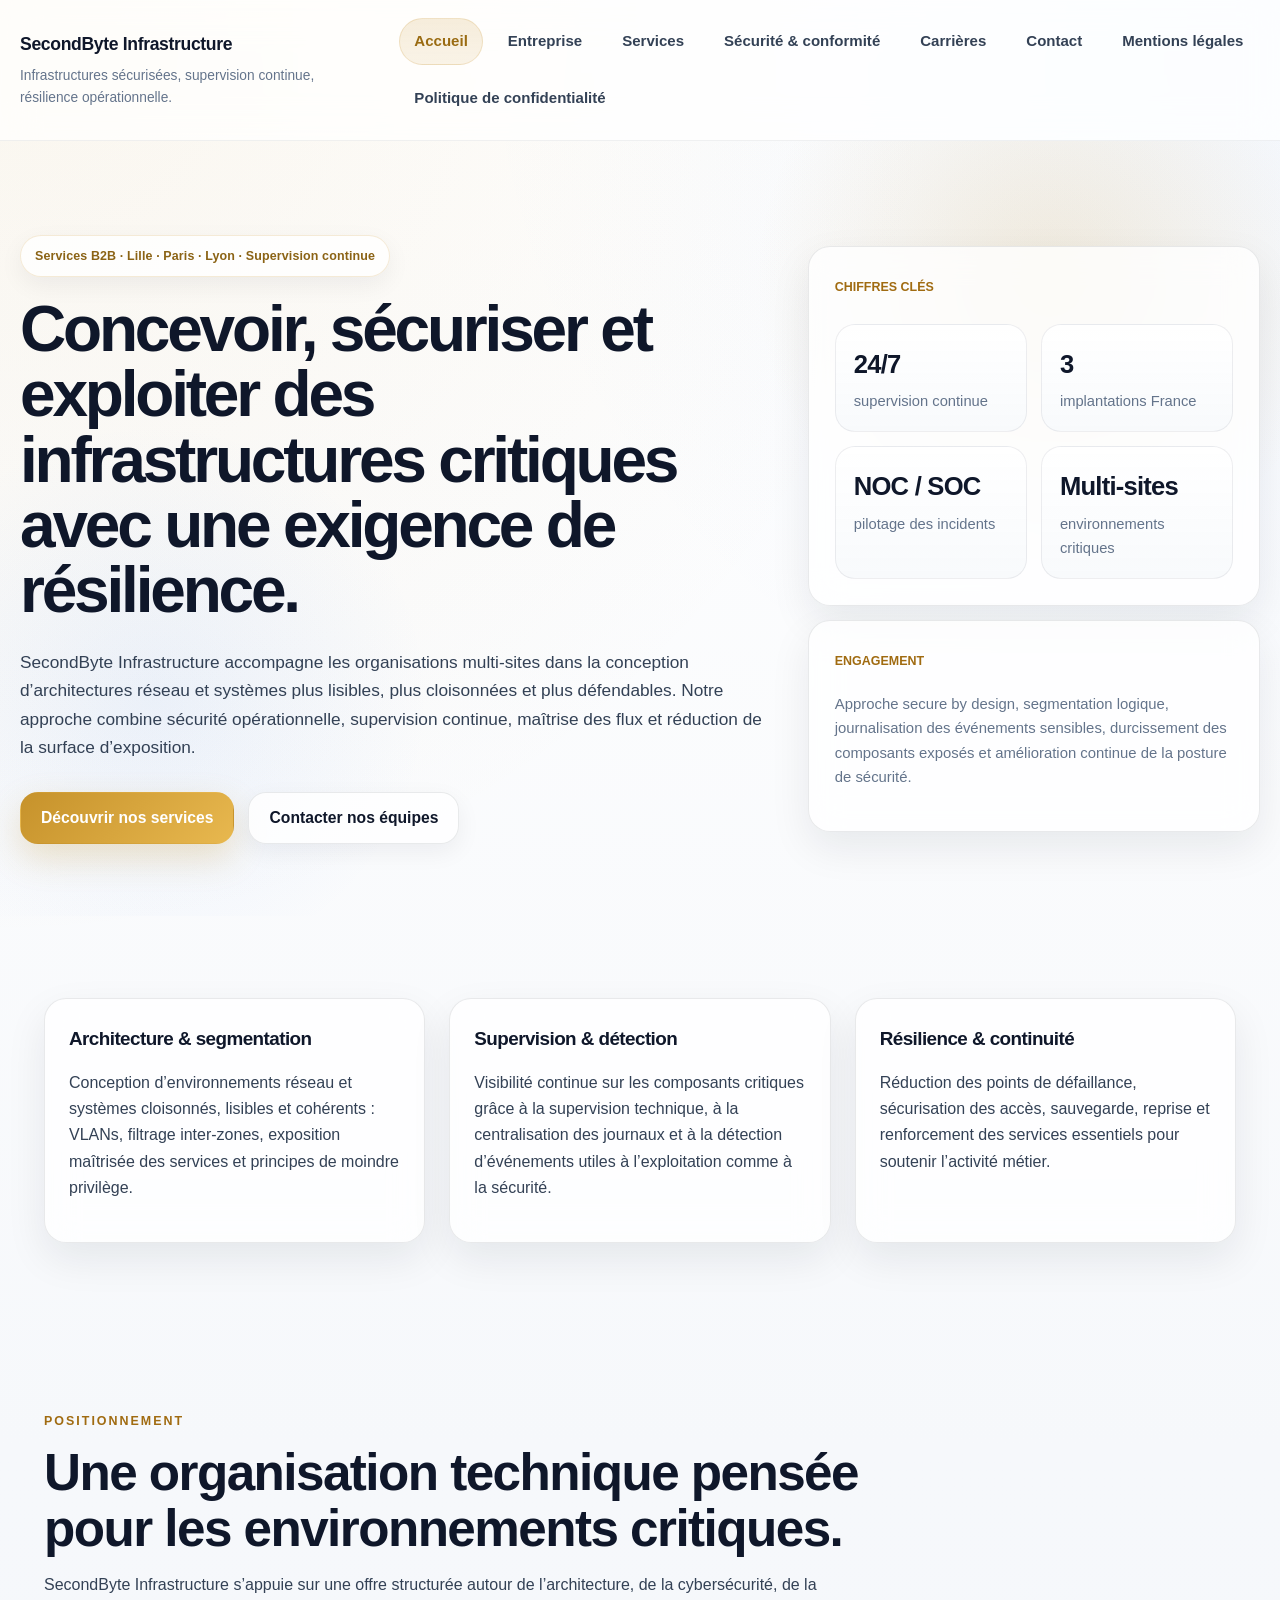
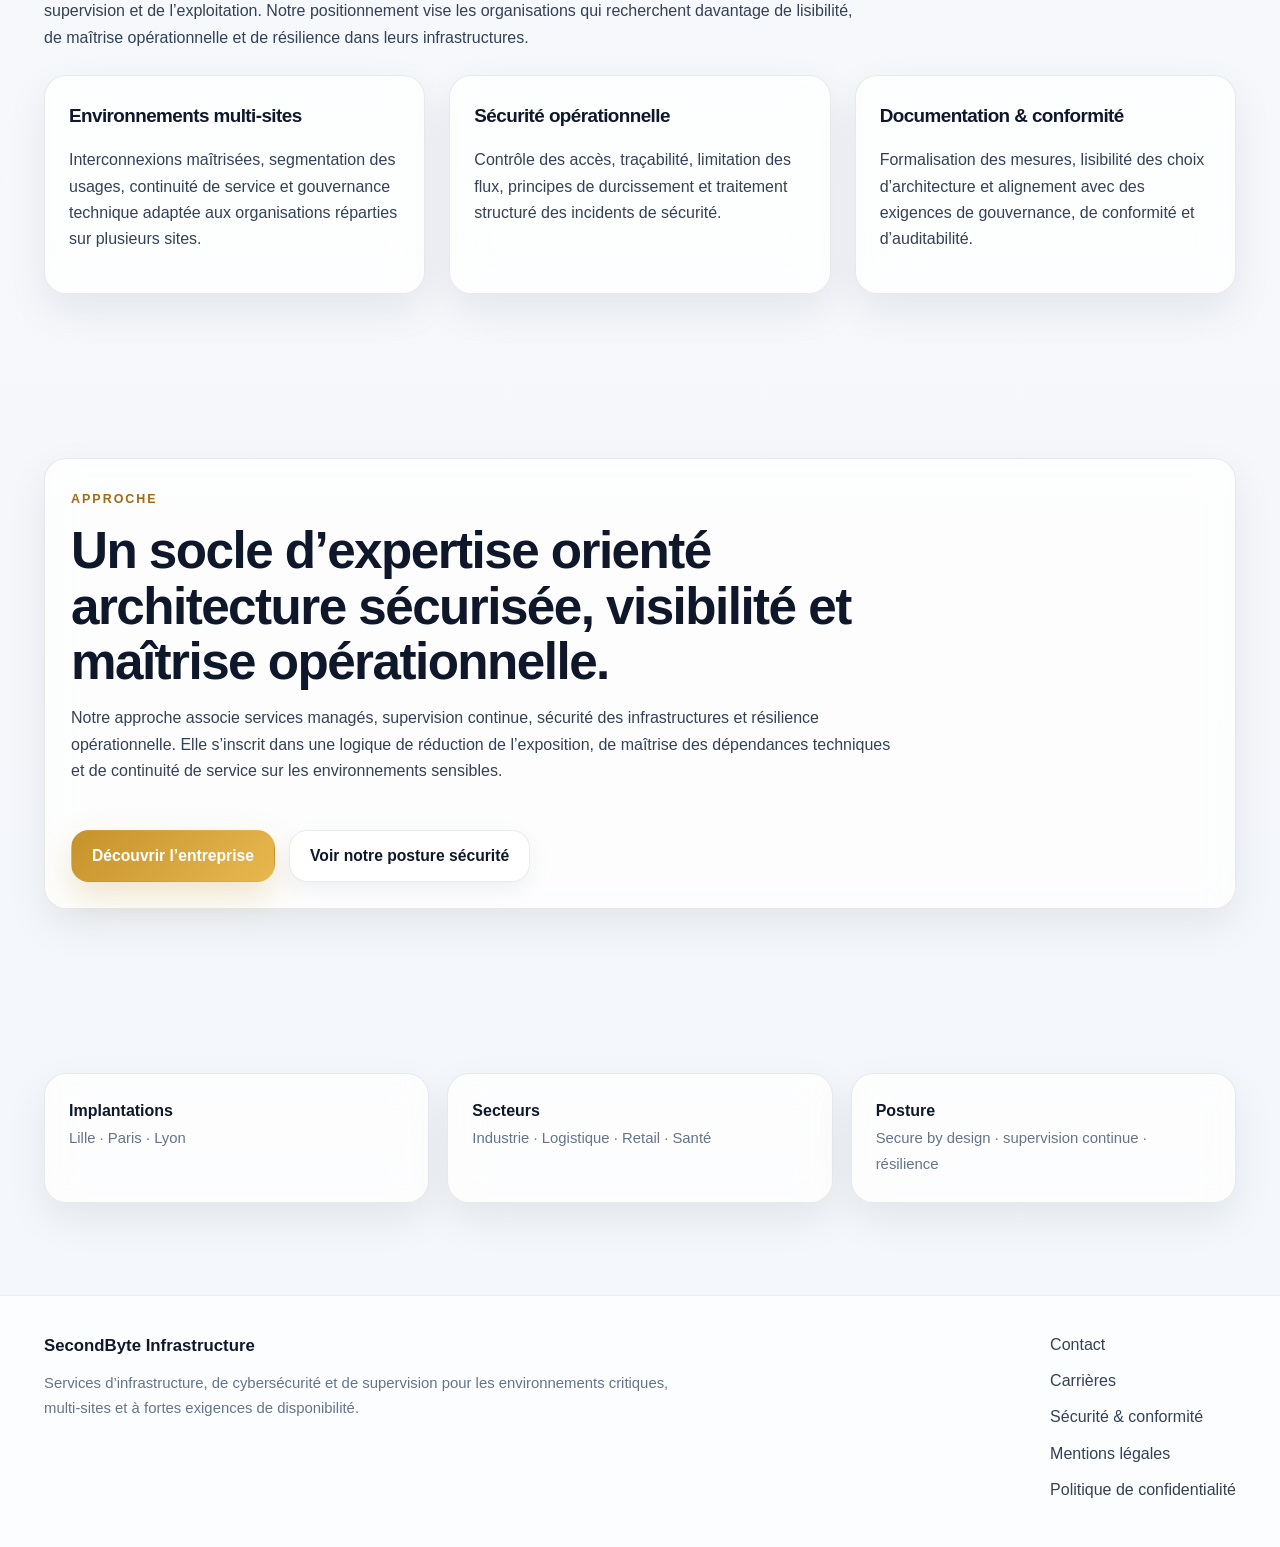
<file: site/secondbyte-site/site/index.html>
<!DOCTYPE html>
<html lang="fr">
<head>
  <meta charset="UTF-8" />
  <meta name="viewport" content="width=device-width, initial-scale=1.0" />
  <title>Accueil - SecondByte Infrastructure</title>
  <meta name="description" content="Services IT, cybersécurité et infrastructures managées. Architecture sécurisée, supervision continue, segmentation, résilience et conformité pour les environnements critiques." />
  <link rel="stylesheet" href="styles.css" />
</head>
<body>
  <header>
    <div class="container header-wrap">
      <div class="brand">
        <h1>SecondByte Infrastructure</h1>
        <p>Infrastructures sécurisées, supervision continue, résilience opérationnelle.</p>
      </div>
      <nav>
        <a href="index.html" class="active">Accueil</a>
        <a href="entreprise.html">Entreprise</a>
        <a href="services.html">Services</a>
        <a href="securite.html">Sécurité & conformité</a>
        <a href="carrieres.html">Carrières</a>
        <a href="contact.html">Contact</a>
        <a href="mentions-legales.html">Mentions légales</a>
        <a href="politique-confidentialite.html">Politique de confidentialité</a>
      </nav>
    </div>
  </header>

  <main>

    <section class="hero">
      <div class="container hero-grid">
        <div>
          <span class="badge">Services B2B · Lille · Paris · Lyon · Supervision continue</span>
          <h2>Concevoir, sécuriser et exploiter des infrastructures critiques avec une exigence de résilience.</h2>
          <p class="lead">
            SecondByte Infrastructure accompagne les organisations multi-sites dans la conception
            d’architectures réseau et systèmes plus lisibles, plus cloisonnées et plus défendables.
            Notre approche combine sécurité opérationnelle, supervision continue, maîtrise des flux
            et réduction de la surface d’exposition.
          </p>
          <div class="cta">
            <a class="btn primary" href="services.html">Découvrir nos services</a>
            <a class="btn secondary" href="contact.html">Contacter nos équipes</a>
          </div>
        </div>

        <div>
          <div class="card">
            <div class="eyebrow" style="letter-spacing:normal">Chiffres clés</div>
            <div class="stats-grid">
              <div class="stat"><strong>24/7</strong><span>supervision continue</span></div>
              <div class="stat"><strong>3</strong><span>implantations France</span></div>
              <div class="stat"><strong>NOC / SOC</strong><span>pilotage des incidents</span></div>
              <div class="stat"><strong>Multi-sites</strong><span>environnements critiques</span></div>
            </div>
          </div>

          <div class="card" style="margin-top:14px">
            <div class="eyebrow" style="letter-spacing:normal">Engagement</div>
            <p class="note" style="margin-top:12px">
              Approche secure by design, segmentation logique, journalisation des événements sensibles,
              durcissement des composants exposés et amélioration continue de la posture de sécurité.
            </p>
          </div>
        </div>
      </div>
    </section>

    <section>
      <div class="container">
        <div class="grid-3">
          <div class="panel">
            <h3>Architecture & segmentation</h3>
            <p class="section-text">
              Conception d’environnements réseau et systèmes cloisonnés, lisibles et cohérents :
              VLANs, filtrage inter-zones, exposition maîtrisée des services et principes de moindre privilège.
            </p>
          </div>
          <div class="panel">
            <h3>Supervision & détection</h3>
            <p class="section-text">
              Visibilité continue sur les composants critiques grâce à la supervision technique,
              à la centralisation des journaux et à la détection d’événements utiles à l’exploitation comme à la sécurité.
            </p>
          </div>
          <div class="panel">
            <h3>Résilience & continuité</h3>
            <p class="section-text">
              Réduction des points de défaillance, sécurisation des accès, sauvegarde, reprise et
              renforcement des services essentiels pour soutenir l’activité métier.
            </p>
          </div>
        </div>
      </div>
    </section>

    <section>
      <div class="container">
        <div class="section-head">
          <span class="eyebrow">Positionnement</span>
          <h2>Une organisation technique pensée pour les environnements critiques.</h2>
          <p class="section-text">
            SecondByte Infrastructure s’appuie sur une offre structurée autour de l’architecture,
            de la cybersécurité, de la supervision et de l’exploitation. Notre positionnement
            vise les organisations qui recherchent davantage de lisibilité, de maîtrise opérationnelle
            et de résilience dans leurs infrastructures.
          </p>
        </div>

        <div class="grid-3">
          <div class="panel">
            <h3>Environnements multi-sites</h3>
            <p class="section-text">
              Interconnexions maîtrisées, segmentation des usages, continuité de service
              et gouvernance technique adaptée aux organisations réparties sur plusieurs sites.
            </p>
          </div>
          <div class="panel">
            <h3>Sécurité opérationnelle</h3>
            <p class="section-text">
              Contrôle des accès, traçabilité, limitation des flux, principes de durcissement
              et traitement structuré des incidents de sécurité.
            </p>
          </div>
          <div class="panel">
            <h3>Documentation & conformité</h3>
            <p class="section-text">
              Formalisation des mesures, lisibilité des choix d’architecture et alignement
              avec des exigences de gouvernance, de conformité et d’auditabilité.
            </p>
          </div>
        </div>
      </div>
    </section>

    <section>
      <div class="container">
        <div class="card">
          <div class="section-head" style="margin-bottom:18px">
            <span class="eyebrow">Approche</span>
            <h2>Un socle d’expertise orienté architecture sécurisée, visibilité et maîtrise opérationnelle.</h2>
            <p class="section-text">
              Notre approche associe services managés, supervision continue, sécurité des infrastructures
              et résilience opérationnelle. Elle s’inscrit dans une logique de réduction de l’exposition,
              de maîtrise des dépendances techniques et de continuité de service sur les environnements sensibles.
            </p>
          </div>
          <div class="cta">
            <a class="btn primary" href="entreprise.html">Découvrir l’entreprise</a>
            <a class="btn secondary" href="securite.html">Voir notre posture sécurité</a>
          </div>
        </div>
      </div>
    </section>

    <section>
      <div class="container mini-grid">
        <div class="panel"><strong>Implantations</strong><br><span class="note">Lille · Paris · Lyon</span></div>
        <div class="panel"><strong>Secteurs</strong><br><span class="note">Industrie · Logistique · Retail · Santé</span></div>
        <div class="panel"><strong>Posture</strong><br><span class="note">Secure by design · supervision continue · résilience</span></div>
      </div>
    </section>

  </main>

  <footer>
    <div class="container footer-wrap">
      <div>
        <div style="font-size:1.05rem;font-weight:700;color:var(--text)">SecondByte Infrastructure</div>
        <p class="note" style="max-width:640px;margin-top:12px">
          Services d’infrastructure, de cybersécurité et de supervision pour les environnements critiques,
          multi-sites et à fortes exigences de disponibilité.
        </p>
      </div>
      <div class="footer-links">
        <a href="contact.html">Contact</a>
        <a href="carrieres.html">Carrières</a>
        <a href="securite.html">Sécurité & conformité</a>
        <a href="mentions-legales.html">Mentions légales</a>
        <a href="politique-confidentialite.html">Politique de confidentialité</a>
      </div>
    </div>
  </footer>
</body>
</html>
</file>
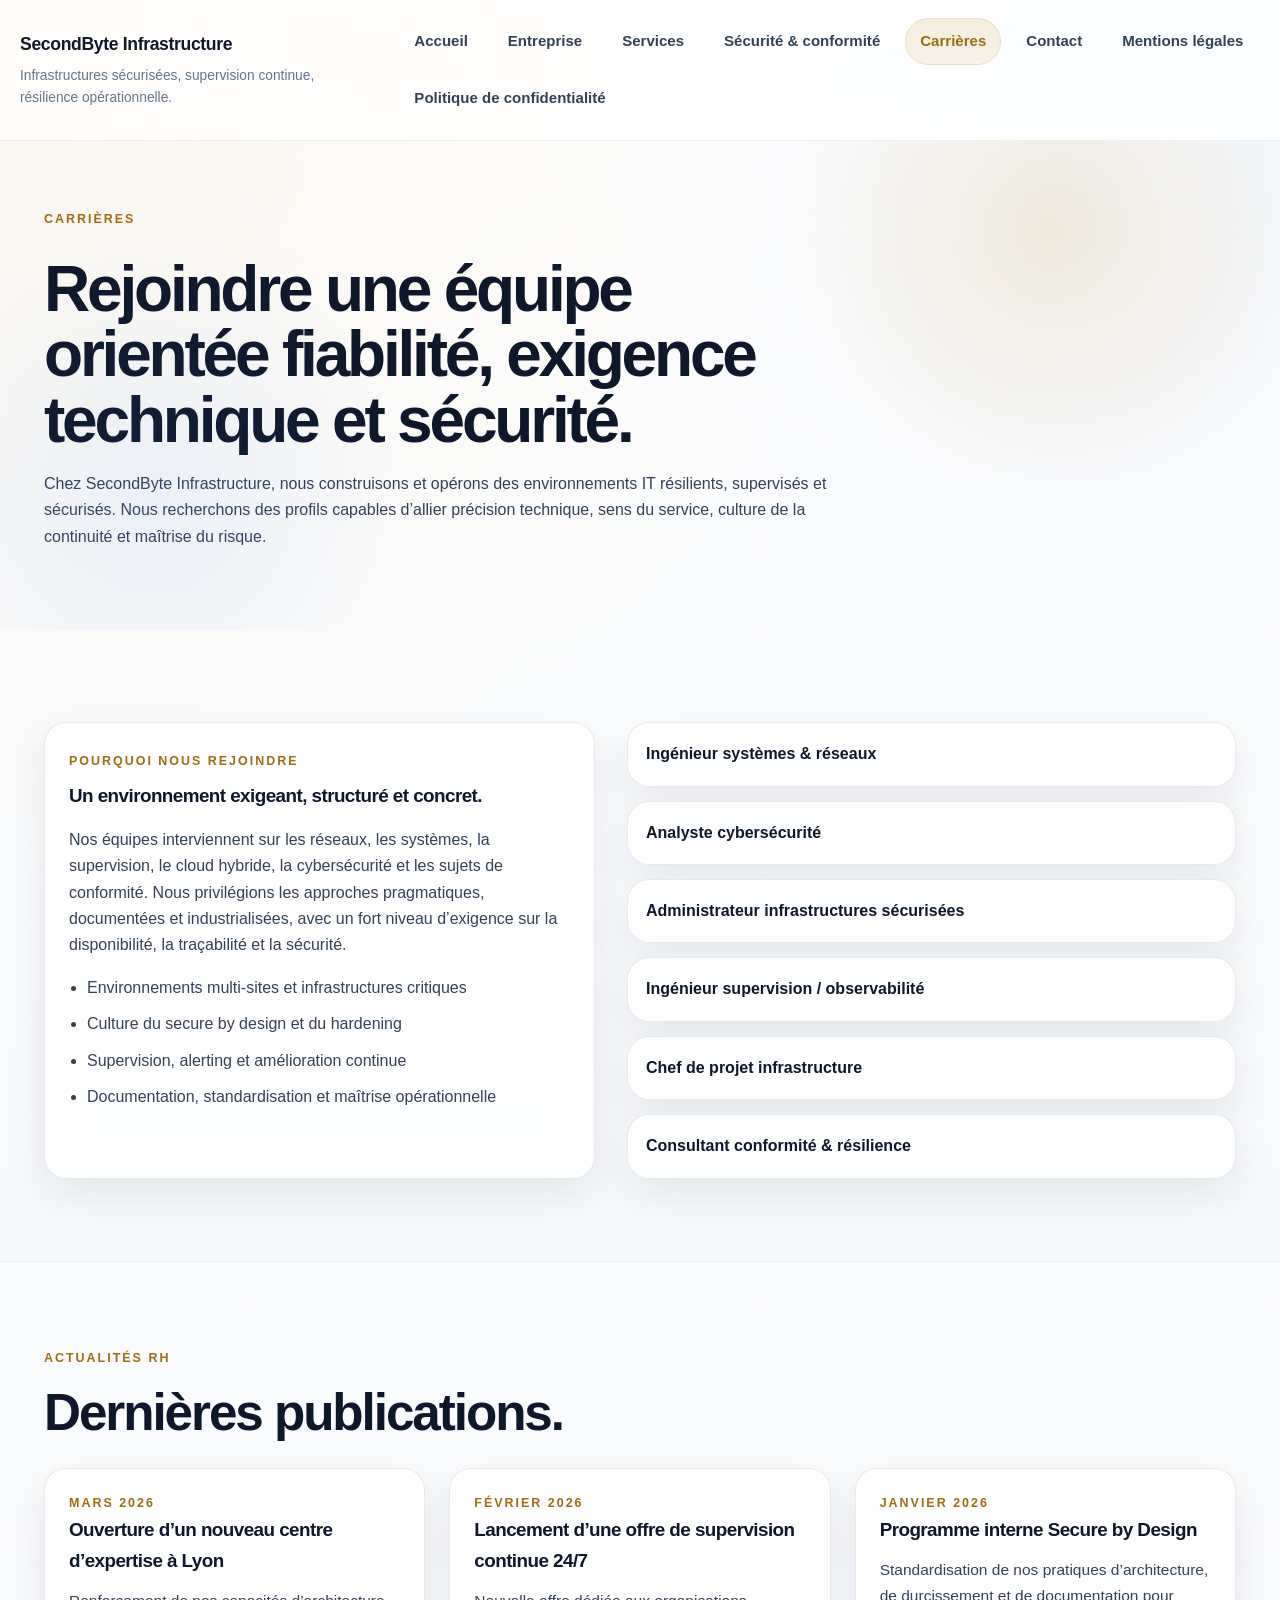
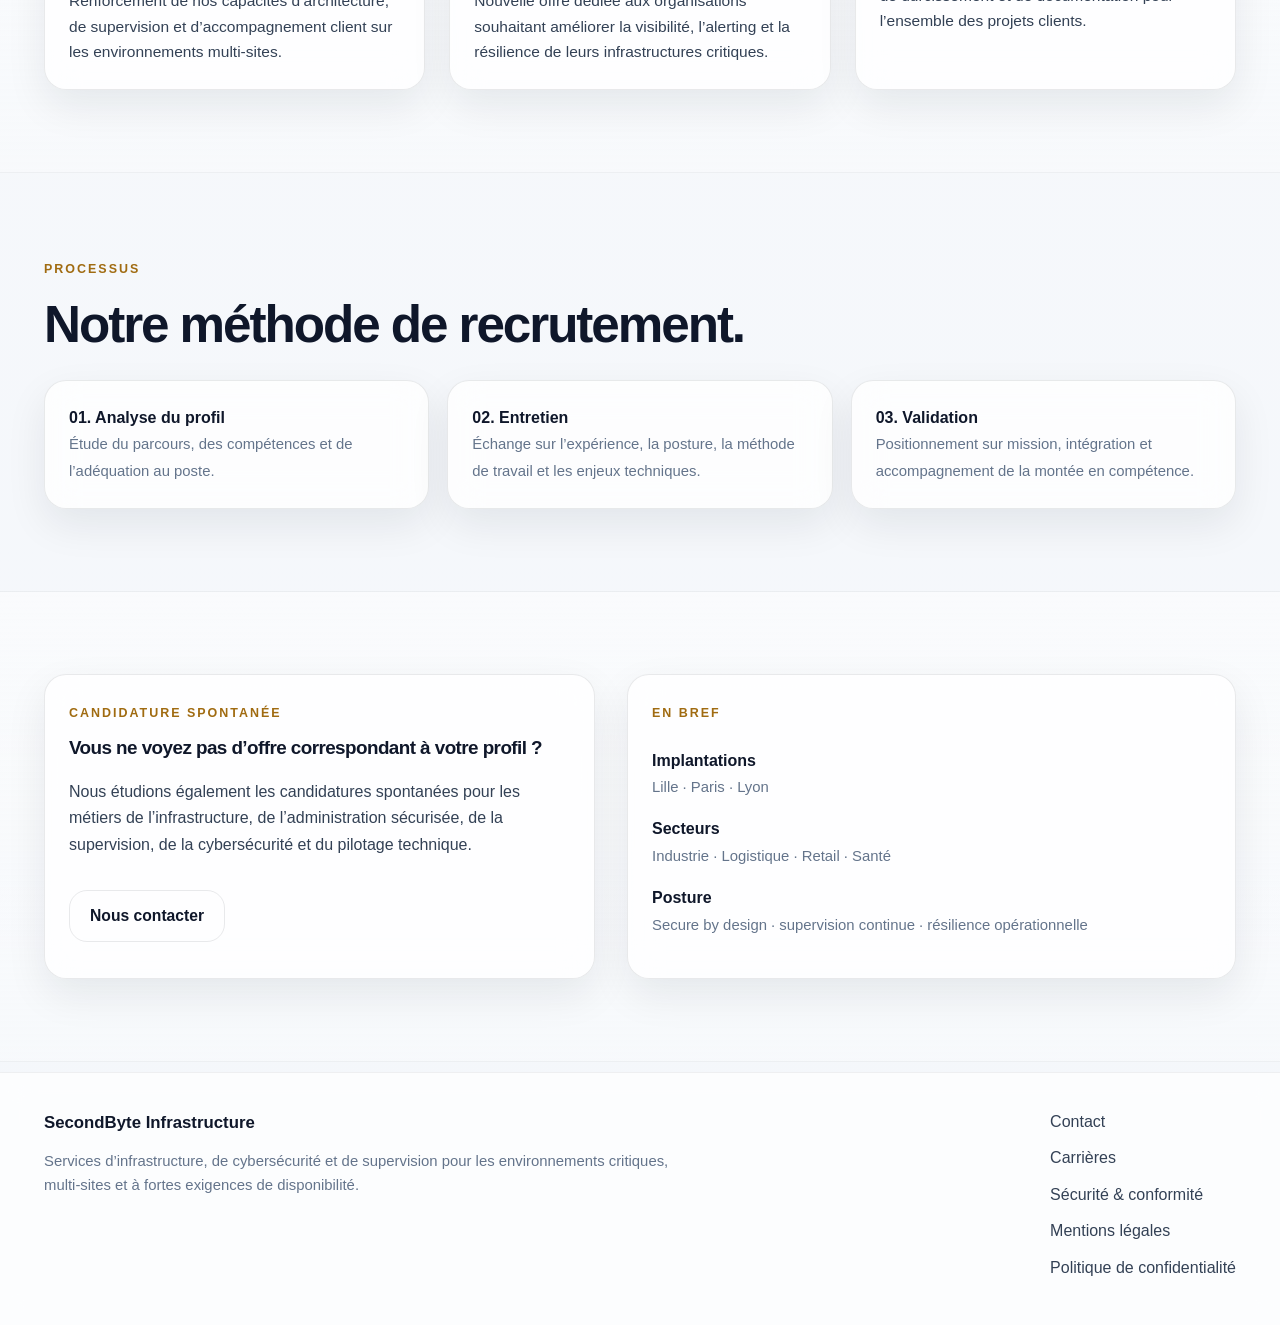
<file: site/secondbyte-site/site/carrieres.html>
<!DOCTYPE html>
<html lang="fr">
<head>
  <meta charset="UTF-8" />
  <meta name="viewport" content="width=device-width, initial-scale=1.0" />
  <title>Carrières - SecondByte Infrastructure</title>
  <meta name="description" content="Rejoignez SecondByte Infrastructure, spécialiste des infrastructures sécurisées, de la cybersécurité, de la supervision continue et de la résilience opérationnelle." />
  <link rel="stylesheet" href="styles.css" />
</head>
<body>
  <header>
    <div class="container header-wrap">
      <div class="brand">
        <h1>SecondByte Infrastructure</h1>
        <p>Infrastructures sécurisées, supervision continue, résilience opérationnelle.</p>
      </div>
      <nav>
        <a href="index.html">Accueil</a>
        <a href="entreprise.html">Entreprise</a>
        <a href="services.html">Services</a>
        <a href="securite.html">Sécurité & conformité</a>
        <a href="carrieres.html" class="active">Carrières</a>
        <a href="contact.html">Contact</a>
        <a href="mentions-legales.html">Mentions légales</a>
        <a href="politique-confidentialite.html">Politique de confidentialité</a>
      </nav>
    </div>
  </header>

  <main>
    <section class="hero small-hero">
      <div class="container">
        <div class="eyebrow">Carrières</div>
        <h2 class="section-title">Rejoindre une équipe orientée fiabilité, exigence technique et sécurité.</h2>
        <p class="section-text" style="max-width: 820px; margin-top: 18px;">
          Chez SecondByte Infrastructure, nous construisons et opérons des environnements IT résilients,
          supervisés et sécurisés. Nous recherchons des profils capables d’allier précision technique,
          sens du service, culture de la continuité et maîtrise du risque.
        </p>
      </div>
    </section>

    <section>
      <div class="container">
        <div class="grid-2" style="margin-top: 10px;">
          <div class="panel">
            <div class="eyebrow">Pourquoi nous rejoindre</div>
            <h3>Un environnement exigeant, structuré et concret.</h3>
            <p class="section-text">
              Nos équipes interviennent sur les réseaux, les systèmes, la supervision,
              le cloud hybride, la cybersécurité et les sujets de conformité.
              Nous privilégions les approches pragmatiques, documentées et industrialisées,
              avec un fort niveau d’exigence sur la disponibilité, la traçabilité et la sécurité.
            </p>
            <ul class="feature-list">
              <li>Environnements multi-sites et infrastructures critiques</li>
              <li>Culture du secure by design et du hardening</li>
              <li>Supervision, alerting et amélioration continue</li>
              <li>Documentation, standardisation et maîtrise opérationnelle</li>
            </ul>
          </div>

          <div class="jobs" style="display:grid; gap:14px;">
            <div class="job">Ingénieur systèmes & réseaux</div>
            <div class="job">Analyste cybersécurité</div>
            <div class="job">Administrateur infrastructures sécurisées</div>
            <div class="job">Ingénieur supervision / observabilité</div>
            <div class="job">Chef de projet infrastructure</div>
            <div class="job">Consultant conformité & résilience</div>
          </div>
        </div>
      </div>
    </section>

    <section class="alt">
      <div class="container">
        <div class="eyebrow">Actualités RH</div>
        <h2 class="section-title">Dernières publications.</h2>

        <div class="grid-3" style="margin-top: 28px;">
          <article class="news panel">
            <div class="date">Mars 2026</div>
            <h3>Ouverture d’un nouveau centre d’expertise à Lyon</h3>
            <p>
              Renforcement de nos capacités d’architecture, de supervision et
              d’accompagnement client sur les environnements multi-sites.
            </p>
          </article>

          <article class="news panel">
            <div class="date">Février 2026</div>
            <h3>Lancement d’une offre de supervision continue 24/7</h3>
            <p>
              Nouvelle offre dédiée aux organisations souhaitant améliorer la visibilité,
              l’alerting et la résilience de leurs infrastructures critiques.
            </p>
          </article>

          <article class="news panel">
            <div class="date">Janvier 2026</div>
            <h3>Programme interne Secure by Design</h3>
            <p>
              Standardisation de nos pratiques d’architecture, de durcissement
              et de documentation pour l’ensemble des projets clients.
            </p>
          </article>
        </div>
      </div>
    </section>

    <section>
      <div class="container">
        <div class="eyebrow">Processus</div>
        <h2 class="section-title">Notre méthode de recrutement.</h2>

        <div class="mini-grid" style="margin-top: 28px;">
          <div class="panel">
            <strong>01. Analyse du profil</strong><br />
            <span class="note">Étude du parcours, des compétences et de l’adéquation au poste.</span>
          </div>
          <div class="panel">
            <strong>02. Entretien</strong><br />
            <span class="note">Échange sur l’expérience, la posture, la méthode de travail et les enjeux techniques.</span>
          </div>
          <div class="panel">
            <strong>03. Validation</strong><br />
            <span class="note">Positionnement sur mission, intégration et accompagnement de la montée en compétence.</span>
          </div>
        </div>
      </div>
    </section>

    <section class="alt">
      <div class="container">
        <div class="grid-2">
          <div class="panel">
            <div class="eyebrow">Candidature spontanée</div>
            <h3>Vous ne voyez pas d’offre correspondant à votre profil ?</h3>
            <p class="section-text">
              Nous étudions également les candidatures spontanées pour les métiers
              de l’infrastructure, de l’administration sécurisée, de la supervision,
              de la cybersécurité et du pilotage technique.
            </p>
            <a href="contact.html" class="btn">Nous contacter</a>
          </div>

          <div class="panel">
            <div class="eyebrow">En bref</div>
            <p><strong>Implantations</strong><br><span class="note">Lille · Paris · Lyon</span></p>
            <p><strong>Secteurs</strong><br><span class="note">Industrie · Logistique · Retail · Santé</span></p>
            <p><strong>Posture</strong><br><span class="note">Secure by design · supervision continue · résilience opérationnelle</span></p>
          </div>
        </div>
      </div>
    </section>
  </main>

  <footer>
    <div class="container footer-wrap">
      <div>
        <div style="font-size:1.05rem;font-weight:700;color:var(--text);">SecondByte Infrastructure</div>
        <p class="note" style="max-width:640px;margin-top:12px;">
          Services d’infrastructure, de cybersécurité et de supervision pour les environnements critiques,
          multi-sites et à fortes exigences de disponibilité.
        </p>
      </div>
      <div class="footer-links">
        <a href="contact.html">Contact</a>
        <a href="carrieres.html">Carrières</a>
        <a href="securite.html">Sécurité & conformité</a>
        <a href="mentions-legales.html">Mentions légales</a>
        <a href="politique-confidentialite.html">Politique de confidentialité</a>
      </div>
    </div>
  </footer>
</body>
</html>
</file>
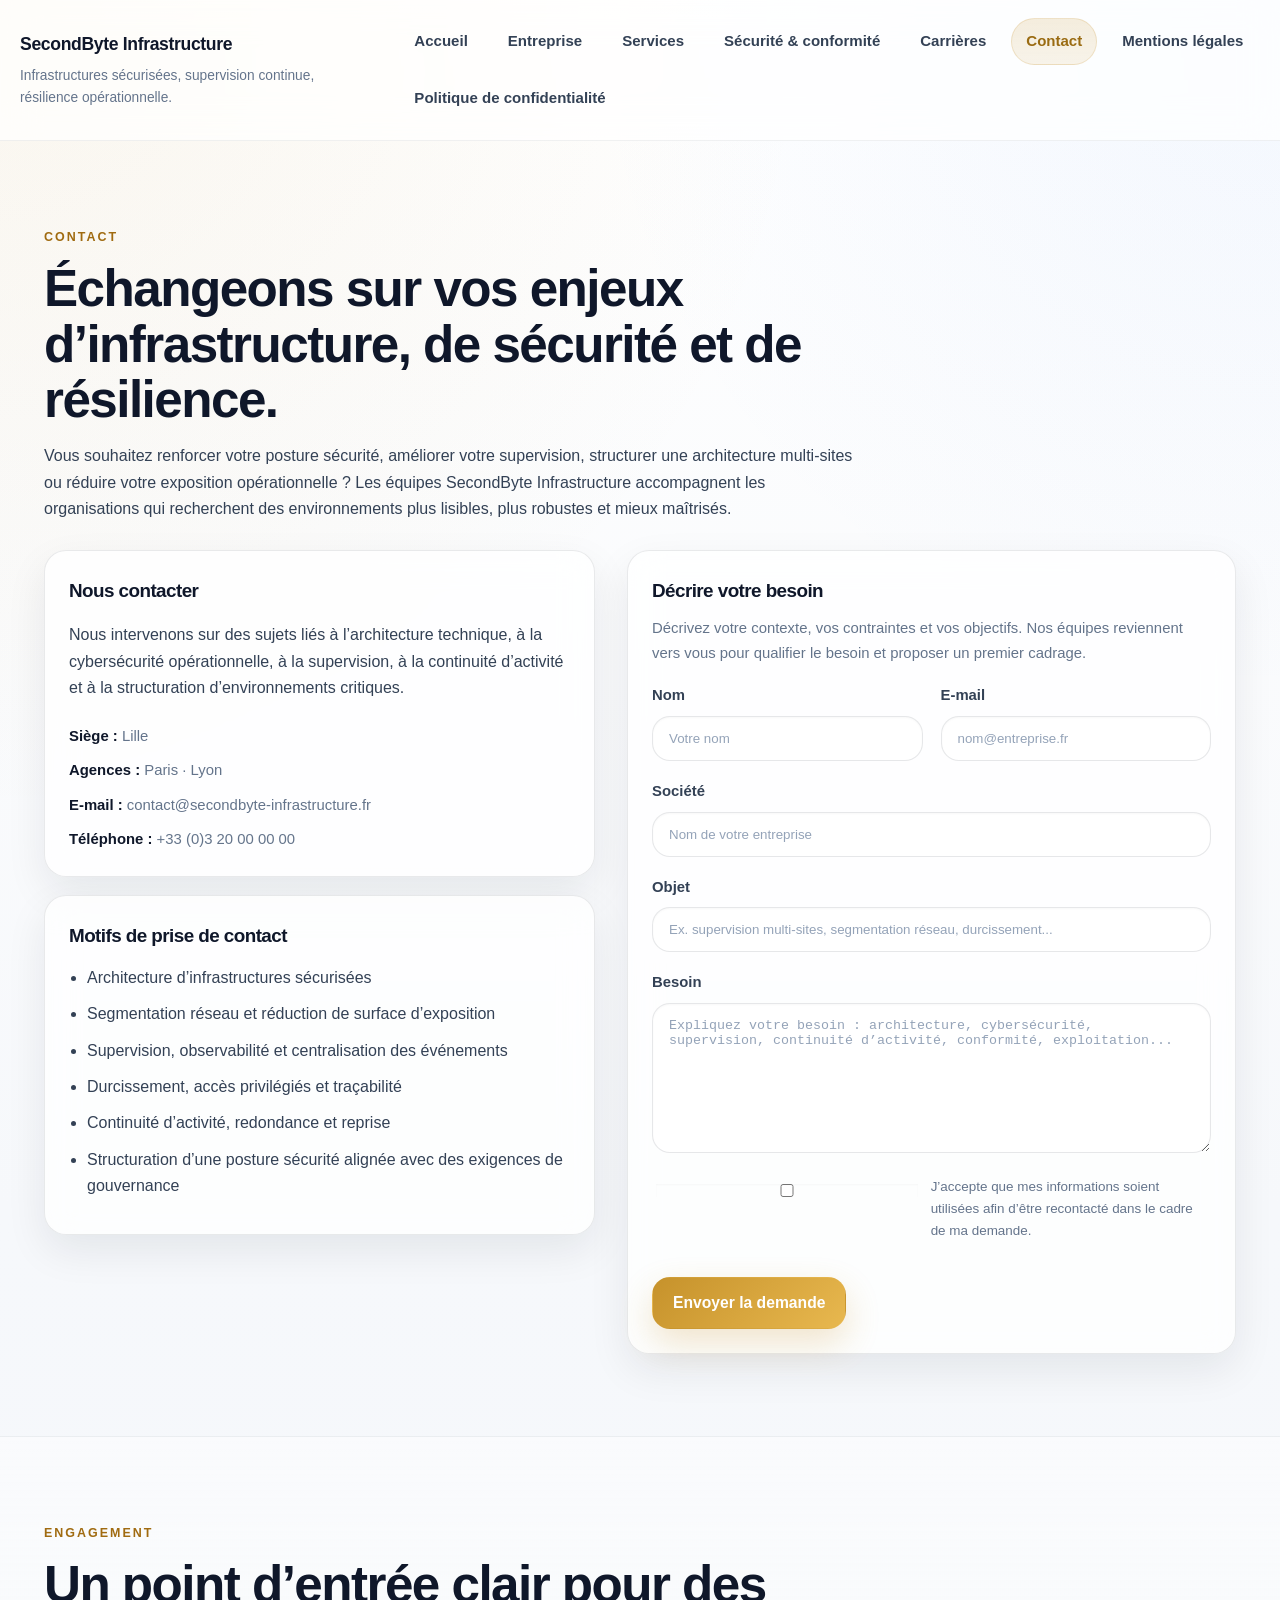
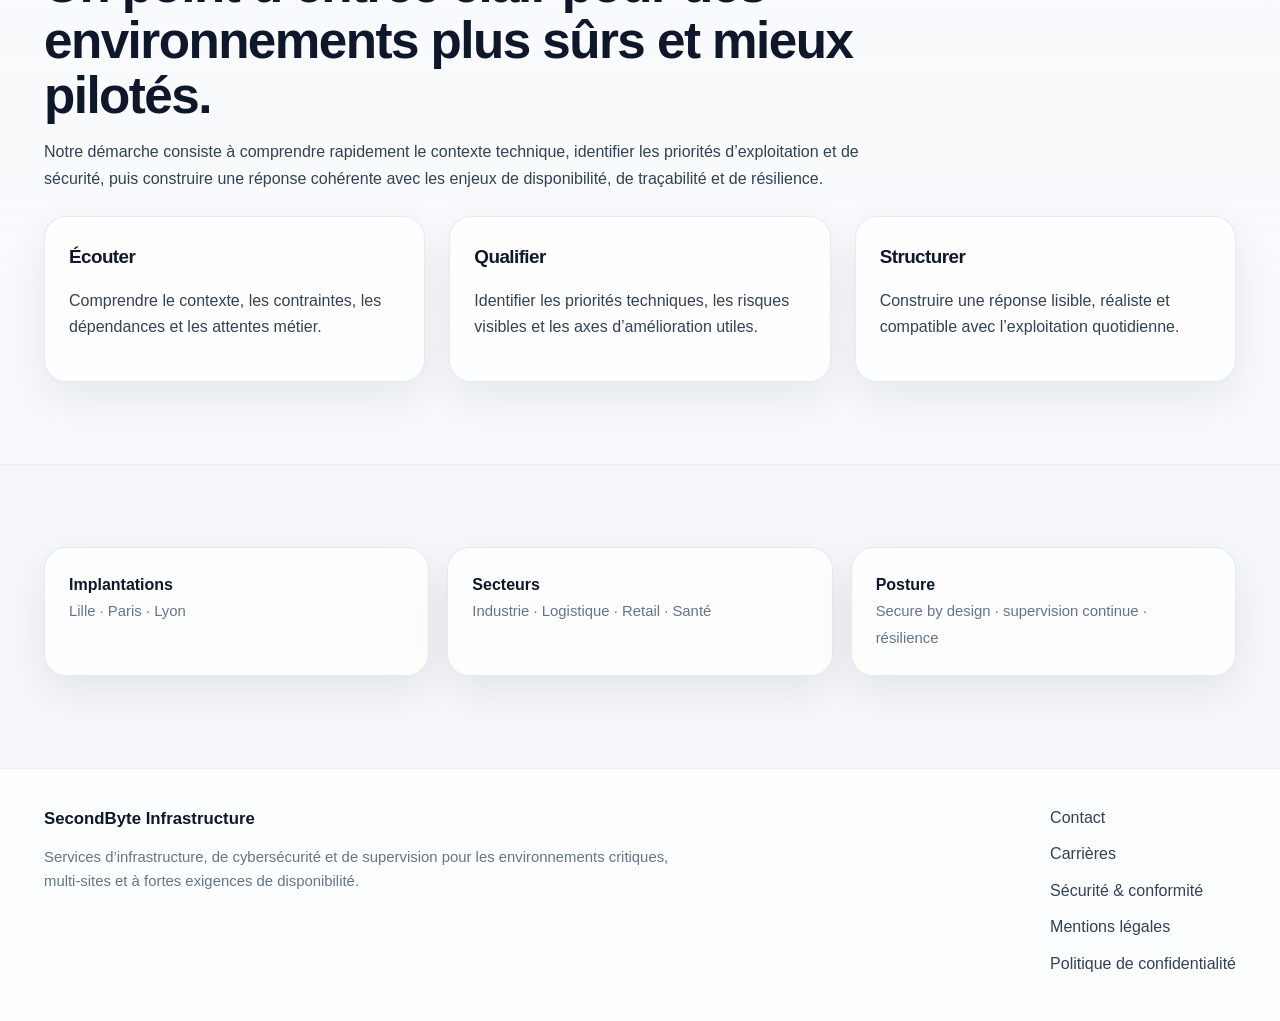
<file: site/secondbyte-site/site/contact.html>
<!DOCTYPE html>
<html lang="fr">
<head>
  <meta charset="UTF-8" />
  <meta name="viewport" content="width=device-width, initial-scale=1.0" />
  <title>Contact - SecondByte Infrastructure</title>
  <meta name="description" content="Contacter SecondByte Infrastructure pour un besoin en architecture sécurisée, supervision, cybersécurité opérationnelle, résilience et continuité d’activité." />
  <link rel="stylesheet" href="styles.css" />
</head>
<body>
  <header>
    <div class="container header-wrap">
      <div class="brand">
        <h1>SecondByte Infrastructure</h1>
        <p>Infrastructures sécurisées, supervision continue, résilience opérationnelle.</p>
      </div>
      <nav>
        <a href="index.html">Accueil</a>
        <a href="entreprise.html">Entreprise</a>
        <a href="services.html">Services</a>
        <a href="securite.html">Sécurité & conformité</a>
        <a href="carrieres.html">Carrières</a>
        <a href="contact.html" class="active">Contact</a>
        <a href="mentions-legales.html">Mentions légales</a>
        <a href="politique-confidentialite.html">Politique de confidentialité</a>
      </nav>
    </div>
  </header>

  <main>
    <section>
      <div class="container">
        <div class="section-head">
          <span class="eyebrow">Contact</span>
          <h2>Échangeons sur vos enjeux d’infrastructure, de sécurité et de résilience.</h2>
          <p class="section-text">
            Vous souhaitez renforcer votre posture sécurité, améliorer votre supervision,
            structurer une architecture multi-sites ou réduire votre exposition opérationnelle ?
            Les équipes SecondByte Infrastructure accompagnent les organisations qui recherchent
            des environnements plus lisibles, plus robustes et mieux maîtrisés.
          </p>
        </div>

        <div class="grid-2" style="margin-top:28px">
          <div>
            <div class="panel">
              <h3 style="margin-top:0">Nous contacter</h3>
              <p class="section-text">
                Nous intervenons sur des sujets liés à l’architecture technique, à la cybersécurité
                opérationnelle, à la supervision, à la continuité d’activité et à la structuration
                d’environnements critiques.
              </p>

              <div style="margin-top:22px" class="note">
                <div style="margin-bottom:10px"><strong style="color:var(--text)">Siège :</strong> Lille</div>
                <div style="margin-bottom:10px"><strong style="color:var(--text)">Agences :</strong> Paris · Lyon</div>
                <div style="margin-bottom:10px"><strong style="color:var(--text)">E-mail :</strong> contact@secondbyte-infrastructure.fr</div>
                <div><strong style="color:var(--text)">Téléphone :</strong> +33 (0)3 20 00 00 00</div>
              </div>
            </div>

            <div class="panel" style="margin-top:18px">
              <h3 style="margin-top:0">Motifs de prise de contact</h3>
              <ul class="list">
                <li>Architecture d’infrastructures sécurisées</li>
                <li>Segmentation réseau et réduction de surface d’exposition</li>
                <li>Supervision, observabilité et centralisation des événements</li>
                <li>Durcissement, accès privilégiés et traçabilité</li>
                <li>Continuité d’activité, redondance et reprise</li>
                <li>Structuration d’une posture sécurité alignée avec des exigences de gouvernance</li>
              </ul>
            </div>
          </div>

          <form class="panel" method="post" action="#">
            <h3 style="margin-top:0">Décrire votre besoin</h3>
            <p class="note" style="margin-top:10px">
              Décrivez votre contexte, vos contraintes et vos objectifs. Nos équipes reviennent vers vous
              pour qualifier le besoin et proposer un premier cadrage.
            </p>

            <div class="row" style="margin-top:18px">
              <label>Nom
                <input type="text" placeholder="Votre nom" />
              </label>

              <label>E-mail
                <input type="email" placeholder="nom@entreprise.fr" />
              </label>

              <label class="full">Société
                <input type="text" placeholder="Nom de votre entreprise" />
              </label>

              <label class="full">Objet
                <input type="text" placeholder="Ex. supervision multi-sites, segmentation réseau, durcissement..." />
              </label>

              <label class="full">Besoin
                <textarea rows="6" placeholder="Expliquez votre besoin : architecture, cybersécurité, supervision, continuité d’activité, conformité, exploitation..."></textarea>
              </label>
            </div>

            <div class="consent">
              <input type="checkbox" />
              <span>J’accepte que mes informations soient utilisées afin d’être recontacté dans le cadre de ma demande.</span>
            </div>

            <div style="margin-top:18px">
              <button class="btn primary" type="submit">Envoyer la demande</button>
            </div>
          </form>
        </div>
      </div>
    </section>

    <section class="alt">
      <div class="container">
        <div class="section-head">
          <span class="eyebrow">Engagement</span>
          <h2>Un point d’entrée clair pour des environnements plus sûrs et mieux pilotés.</h2>
          <p class="section-text">
            Notre démarche consiste à comprendre rapidement le contexte technique,
            identifier les priorités d’exploitation et de sécurité, puis construire une réponse
            cohérente avec les enjeux de disponibilité, de traçabilité et de résilience.
          </p>
        </div>

        <div class="grid-3">
          <div class="panel">
            <h3>Écouter</h3>
            <p class="section-text">
              Comprendre le contexte, les contraintes, les dépendances et les attentes métier.
            </p>
          </div>

          <div class="panel">
            <h3>Qualifier</h3>
            <p class="section-text">
              Identifier les priorités techniques, les risques visibles et les axes d’amélioration utiles.
            </p>
          </div>

          <div class="panel">
            <h3>Structurer</h3>
            <p class="section-text">
              Construire une réponse lisible, réaliste et compatible avec l’exploitation quotidienne.
            </p>
          </div>
        </div>
      </div>
    </section>

    <section>
      <div class="container mini-grid">
        <div class="panel"><strong>Implantations</strong><br><span class="note">Lille · Paris · Lyon</span></div>
        <div class="panel"><strong>Secteurs</strong><br><span class="note">Industrie · Logistique · Retail · Santé</span></div>
        <div class="panel"><strong>Posture</strong><br><span class="note">Secure by design · supervision continue · résilience</span></div>
      </div>
    </section>
  </main>

  <footer>
    <div class="container footer-wrap">
      <div>
        <div style="font-size:1.05rem;font-weight:700;color:var(--text)">SecondByte Infrastructure</div>
        <p class="note" style="max-width:640px;margin-top:12px">
          Services d’infrastructure, de cybersécurité et de supervision pour les environnements critiques,
          multi-sites et à fortes exigences de disponibilité.
        </p>
      </div>
      <div class="footer-links">
        <a href="contact.html">Contact</a>
        <a href="carrieres.html">Carrières</a>
        <a href="securite.html">Sécurité & conformité</a>
        <a href="mentions-legales.html">Mentions légales</a>
        <a href="politique-confidentialite.html">Politique de confidentialité</a>
      </div>
    </div>
  </footer>
</body>
</html>
</file>
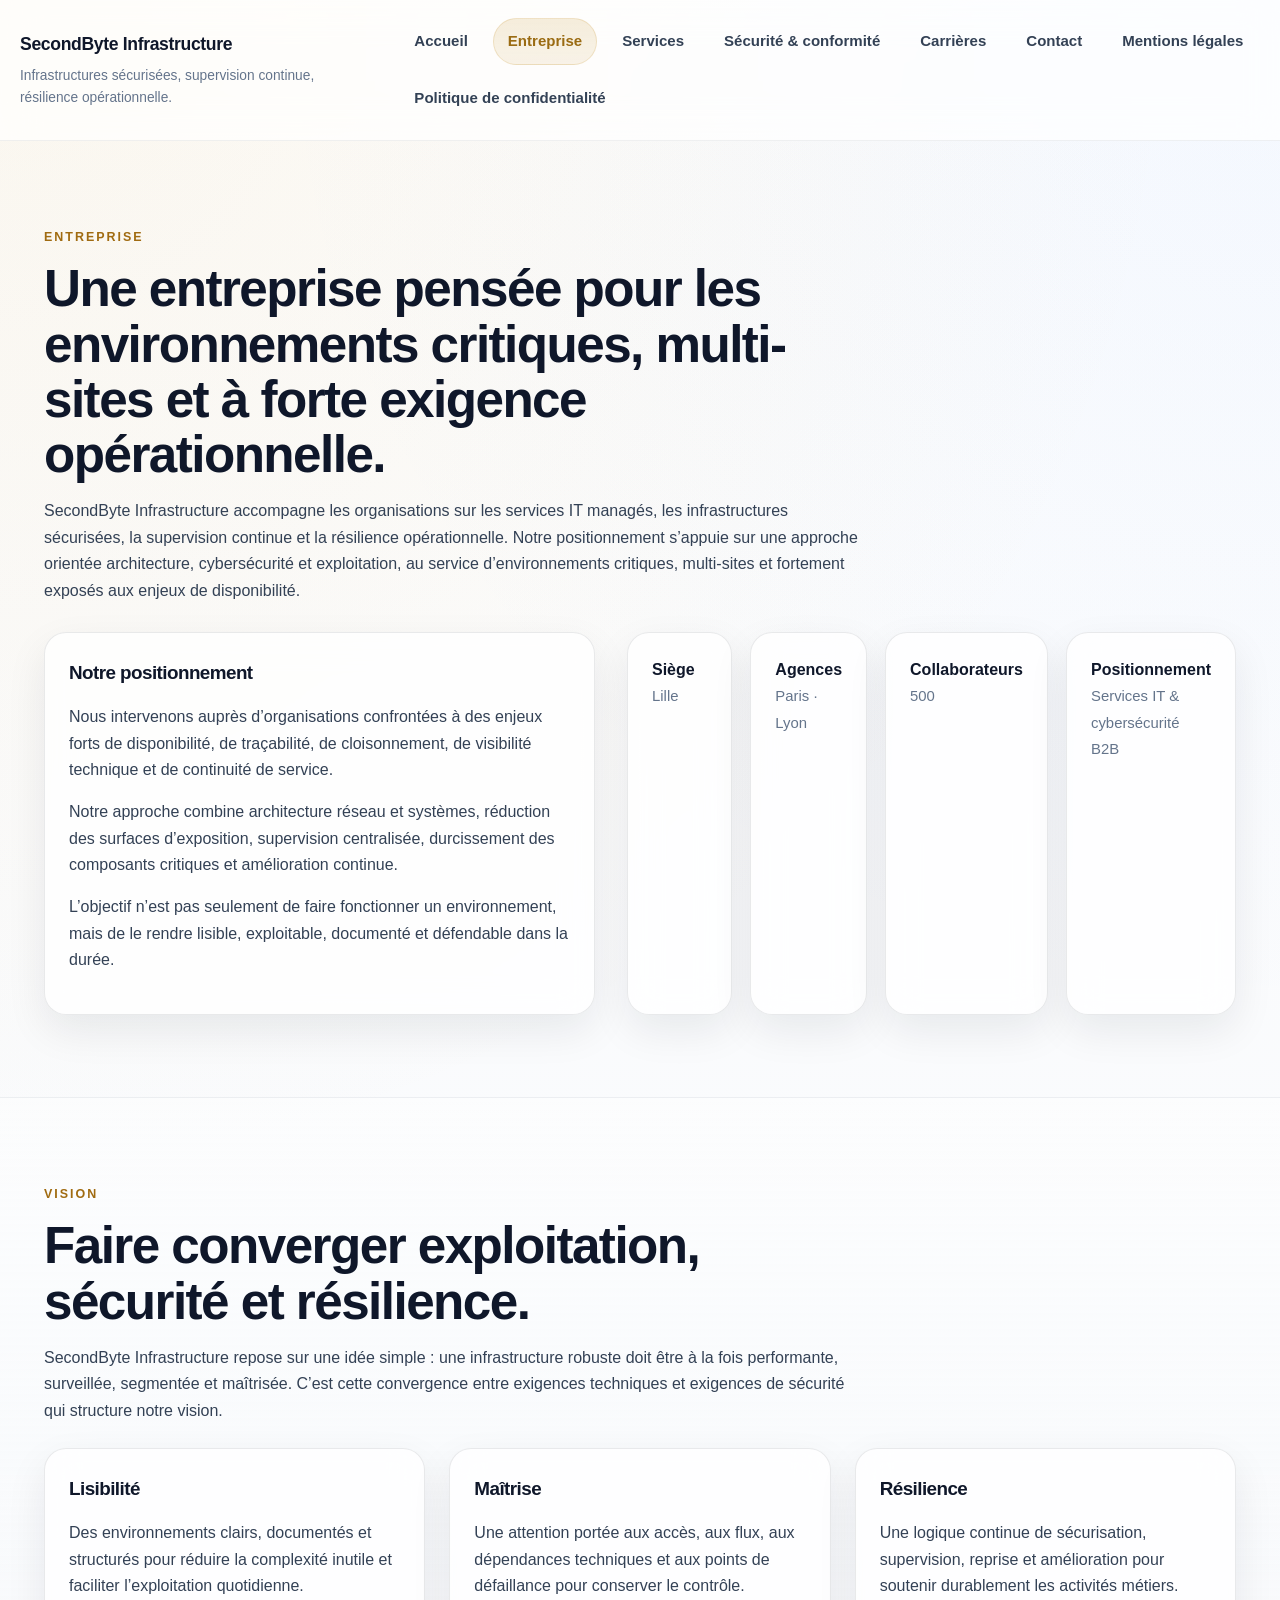
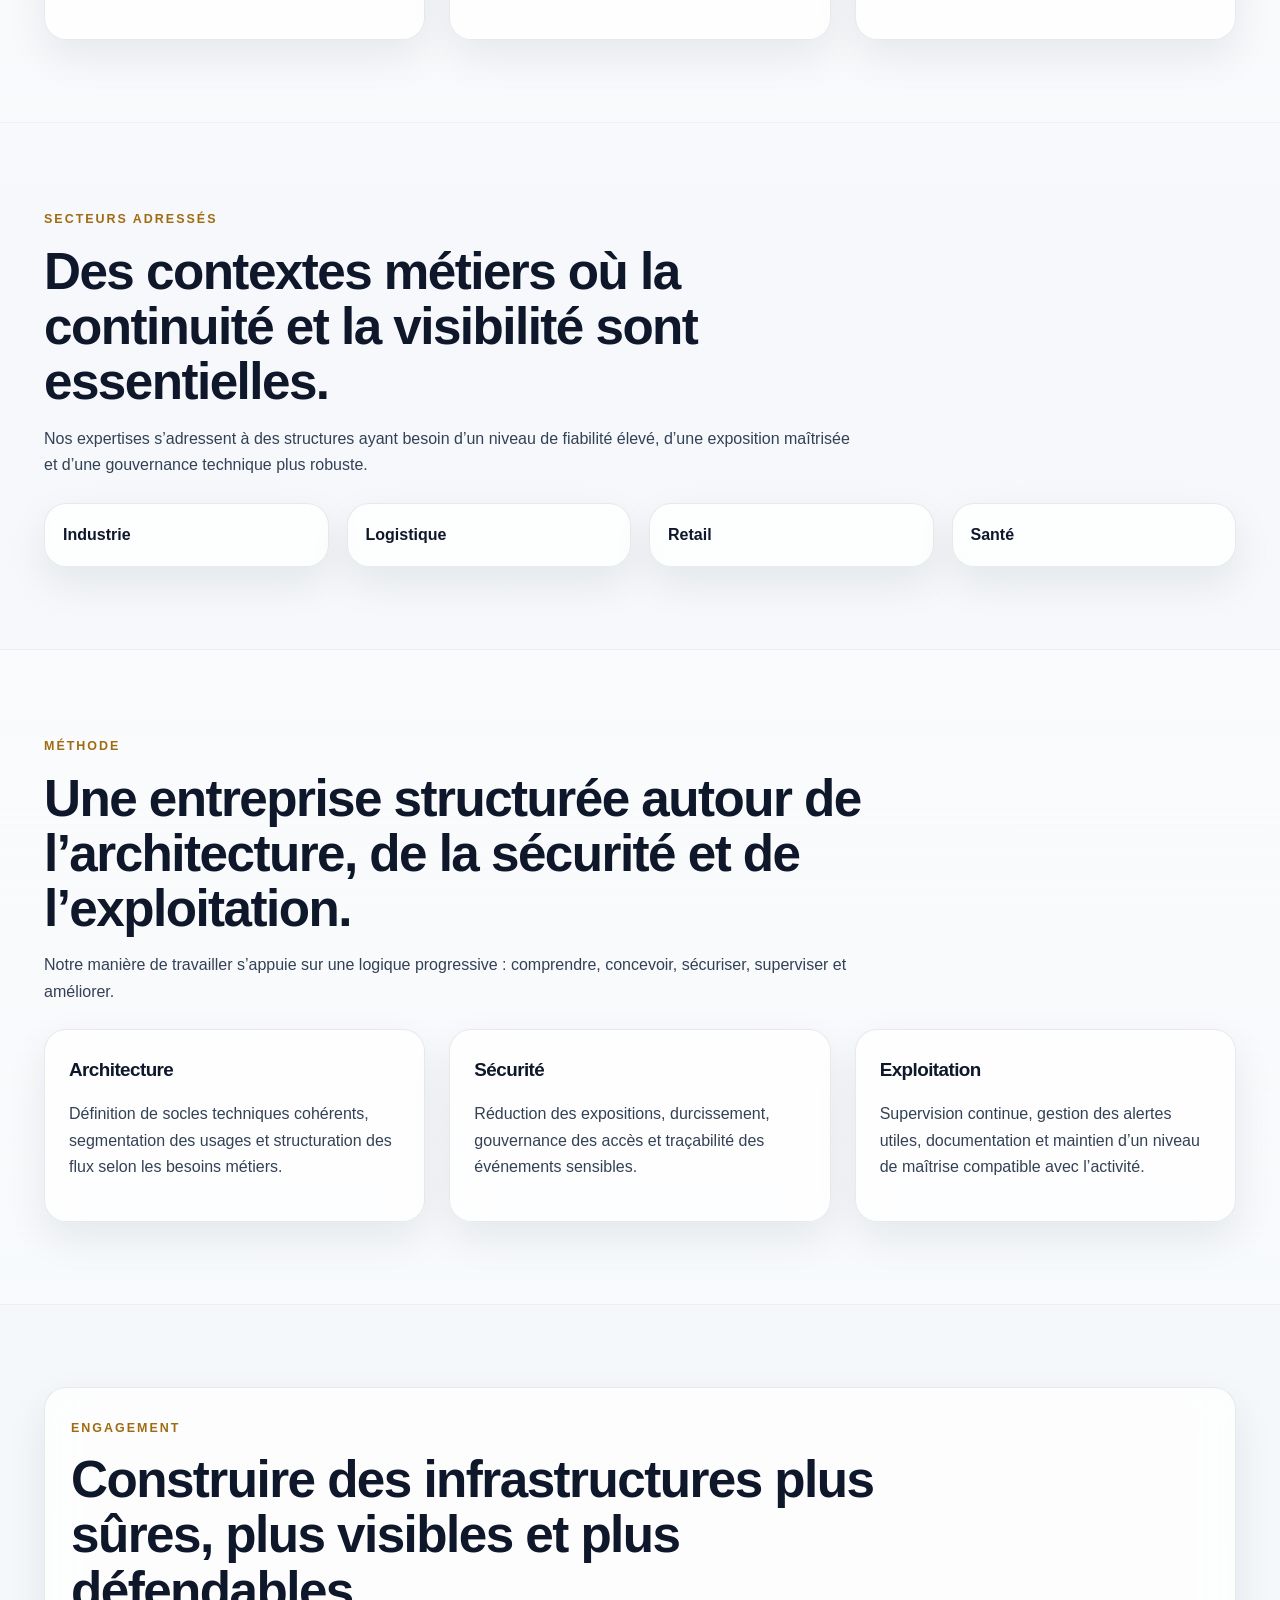
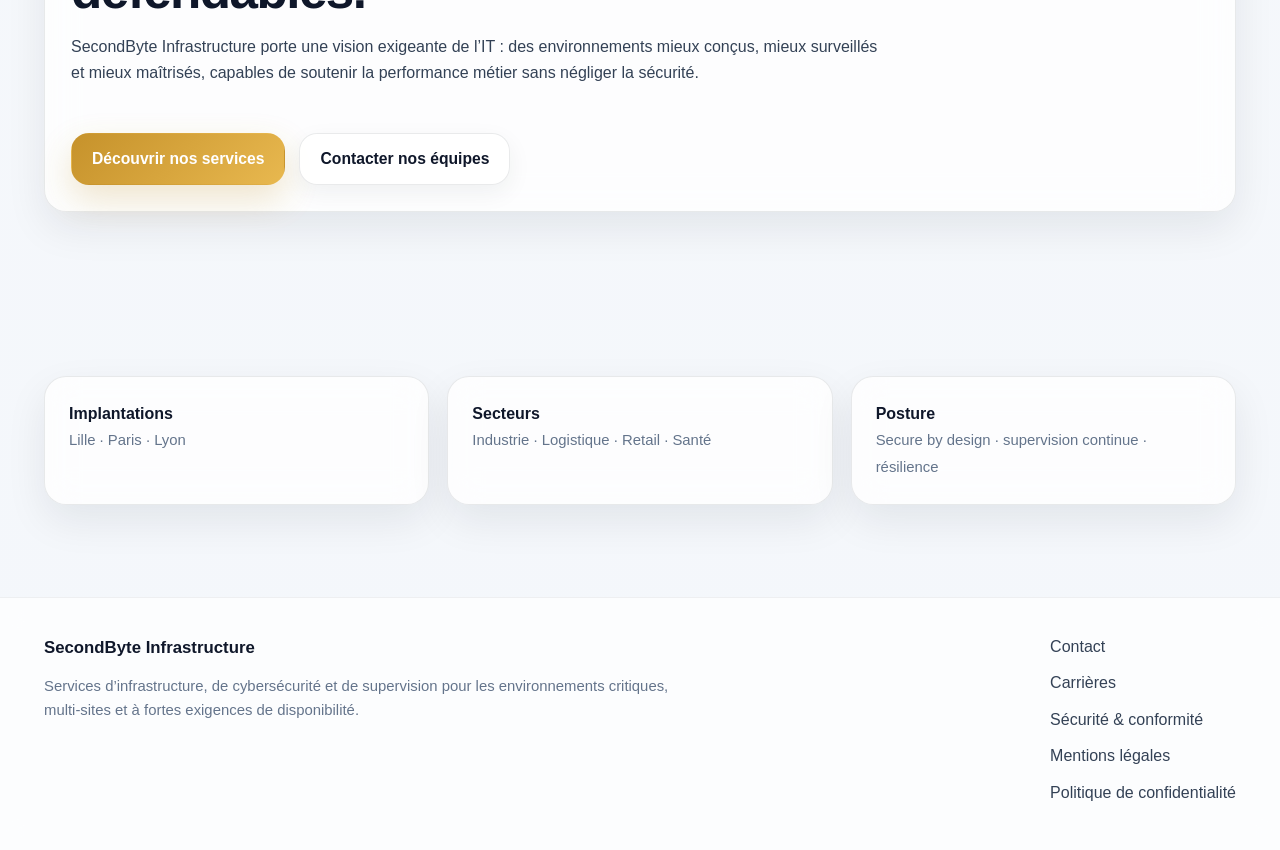
<file: site/secondbyte-site/site/entreprise.html>
<!DOCTYPE html>
<html lang="fr">
<head>
  <meta charset="UTF-8" />
  <meta name="viewport" content="width=device-width, initial-scale=1.0" />
  <title>Entreprise - SecondByte Infrastructure</title>
  <meta name="description" content="Présentation de SecondByte Infrastructure, spécialiste des infrastructures sécurisées, de la cybersécurité opérationnelle, de la supervision continue et de la résilience." />
  <link rel="stylesheet" href="styles.css" />
</head>
<body>
  <header>
    <div class="container header-wrap">
      <div class="brand">
        <h1>SecondByte Infrastructure</h1>
        <p>Infrastructures sécurisées, supervision continue, résilience opérationnelle.</p>
      </div>
      <nav>
        <a href="index.html">Accueil</a>
        <a href="entreprise.html" class="active">Entreprise</a>
        <a href="services.html">Services</a>
        <a href="securite.html">Sécurité & conformité</a>
        <a href="carrieres.html">Carrières</a>
        <a href="contact.html">Contact</a>
        <a href="mentions-legales.html">Mentions légales</a>
        <a href="politique-confidentialite.html">Politique de confidentialité</a>
      </nav>
    </div>
  </header>

  <main>

    <section>
      <div class="container">
        <div class="section-head">
          <span class="eyebrow">Entreprise</span>
          <h2>Une entreprise pensée pour les environnements critiques, multi-sites et à forte exigence opérationnelle.</h2>
          <p class="section-text">
            SecondByte Infrastructure accompagne les organisations sur les services IT managés,
            les infrastructures sécurisées, la supervision continue et la résilience opérationnelle.
            Notre positionnement s’appuie sur une approche orientée architecture, cybersécurité et exploitation,
            au service d’environnements critiques, multi-sites et fortement exposés aux enjeux de disponibilité.
          </p>
        </div>

        <div class="grid-2" style="margin-top:28px">
          <div class="panel">
            <h3 style="margin-top:0">Notre positionnement</h3>
            <p class="section-text">
              Nous intervenons auprès d’organisations confrontées à des enjeux forts de disponibilité,
              de traçabilité, de cloisonnement, de visibilité technique et de continuité de service.
            </p>
            <p class="section-text">
              Notre approche combine architecture réseau et systèmes, réduction des surfaces d’exposition,
              supervision centralisée, durcissement des composants critiques et amélioration continue.
            </p>
            <p class="section-text">
              L’objectif n’est pas seulement de faire fonctionner un environnement, mais de le rendre
              lisible, exploitable, documenté et défendable dans la durée.
            </p>
          </div>

          <div class="grid-4">
            <div class="panel"><strong>Siège</strong><br><span class="note">Lille</span></div>
            <div class="panel"><strong>Agences</strong><br><span class="note">Paris · Lyon</span></div>
            <div class="panel"><strong>Collaborateurs</strong><br><span class="note">500</span></div>
            <div class="panel"><strong>Positionnement</strong><br><span class="note">Services IT & cybersécurité B2B</span></div>
          </div>
        </div>
      </div>
    </section>

    <section class="alt">
      <div class="container">
        <div class="section-head">
          <span class="eyebrow">Vision</span>
          <h2>Faire converger exploitation, sécurité et résilience.</h2>
          <p class="section-text">
            SecondByte Infrastructure repose sur une idée simple : une infrastructure robuste doit être
            à la fois performante, surveillée, segmentée et maîtrisée. C’est cette convergence entre
            exigences techniques et exigences de sécurité qui structure notre vision.
          </p>
        </div>

        <div class="grid-3">
          <div class="panel">
            <h3>Lisibilité</h3>
            <p class="section-text">
              Des environnements clairs, documentés et structurés pour réduire la complexité
              inutile et faciliter l’exploitation quotidienne.
            </p>
          </div>

          <div class="panel">
            <h3>Maîtrise</h3>
            <p class="section-text">
              Une attention portée aux accès, aux flux, aux dépendances techniques
              et aux points de défaillance pour conserver le contrôle.
            </p>
          </div>

          <div class="panel">
            <h3>Résilience</h3>
            <p class="section-text">
              Une logique continue de sécurisation, supervision, reprise et amélioration
              pour soutenir durablement les activités métiers.
            </p>
          </div>
        </div>
      </div>
    </section>

    <section>
      <div class="container">
        <div class="section-head">
          <span class="eyebrow">Secteurs adressés</span>
          <h2>Des contextes métiers où la continuité et la visibilité sont essentielles.</h2>
          <p class="section-text">
            Nos expertises s’adressent à des structures ayant besoin d’un niveau de fiabilité élevé,
            d’une exposition maîtrisée et d’une gouvernance technique plus robuste.
          </p>
        </div>

        <div class="grid-4">
          <div class="sector">Industrie</div>
          <div class="sector">Logistique</div>
          <div class="sector">Retail</div>
          <div class="sector">Santé</div>
        </div>
      </div>
    </section>

    <section class="alt">
      <div class="container">
        <div class="section-head">
          <span class="eyebrow">Méthode</span>
          <h2>Une entreprise structurée autour de l’architecture, de la sécurité et de l’exploitation.</h2>
          <p class="section-text">
            Notre manière de travailler s’appuie sur une logique progressive : comprendre, concevoir,
            sécuriser, superviser et améliorer.
          </p>
        </div>

        <div class="grid-3">
          <div class="panel">
            <h3>Architecture</h3>
            <p class="section-text">
              Définition de socles techniques cohérents, segmentation des usages
              et structuration des flux selon les besoins métiers.
            </p>
          </div>

          <div class="panel">
            <h3>Sécurité</h3>
            <p class="section-text">
              Réduction des expositions, durcissement, gouvernance des accès
              et traçabilité des événements sensibles.
            </p>
          </div>

          <div class="panel">
            <h3>Exploitation</h3>
            <p class="section-text">
              Supervision continue, gestion des alertes utiles, documentation
              et maintien d’un niveau de maîtrise compatible avec l’activité.
            </p>
          </div>
        </div>
      </div>
    </section>

    <section>
      <div class="container">
        <div class="card">
          <div class="section-head" style="margin-bottom:18px">
            <span class="eyebrow">Engagement</span>
            <h2>Construire des infrastructures plus sûres, plus visibles et plus défendables.</h2>
            <p class="section-text">
              SecondByte Infrastructure porte une vision exigeante de l’IT :
              des environnements mieux conçus, mieux surveillés et mieux maîtrisés,
              capables de soutenir la performance métier sans négliger la sécurité.
            </p>
          </div>
          <div class="cta">
            <a class="btn primary" href="services.html">Découvrir nos services</a>
            <a class="btn secondary" href="contact.html">Contacter nos équipes</a>
          </div>
        </div>
      </div>
    </section>

    <section>
      <div class="container mini-grid">
        <div class="panel"><strong>Implantations</strong><br><span class="note">Lille · Paris · Lyon</span></div>
        <div class="panel"><strong>Secteurs</strong><br><span class="note">Industrie · Logistique · Retail · Santé</span></div>
        <div class="panel"><strong>Posture</strong><br><span class="note">Secure by design · supervision continue · résilience</span></div>
      </div>
    </section>

  </main>

  <footer>
    <div class="container footer-wrap">
      <div>
        <div style="font-size:1.05rem;font-weight:700;color:var(--text)">SecondByte Infrastructure</div>
        <p class="note" style="max-width:640px;margin-top:12px">
          Services d’infrastructure, de cybersécurité et de supervision pour les environnements critiques,
          multi-sites et à fortes exigences de disponibilité.
        </p>
      </div>
      <div class="footer-links">
        <a href="contact.html">Contact</a>
        <a href="carrieres.html">Carrières</a>
        <a href="securite.html">Sécurité & conformité</a>
        <a href="mentions-legales.html">Mentions légales</a>
        <a href="politique-confidentialite.html">Politique de confidentialité</a>
      </div>
    </div>
  </footer>
</body>
</html>
</file>
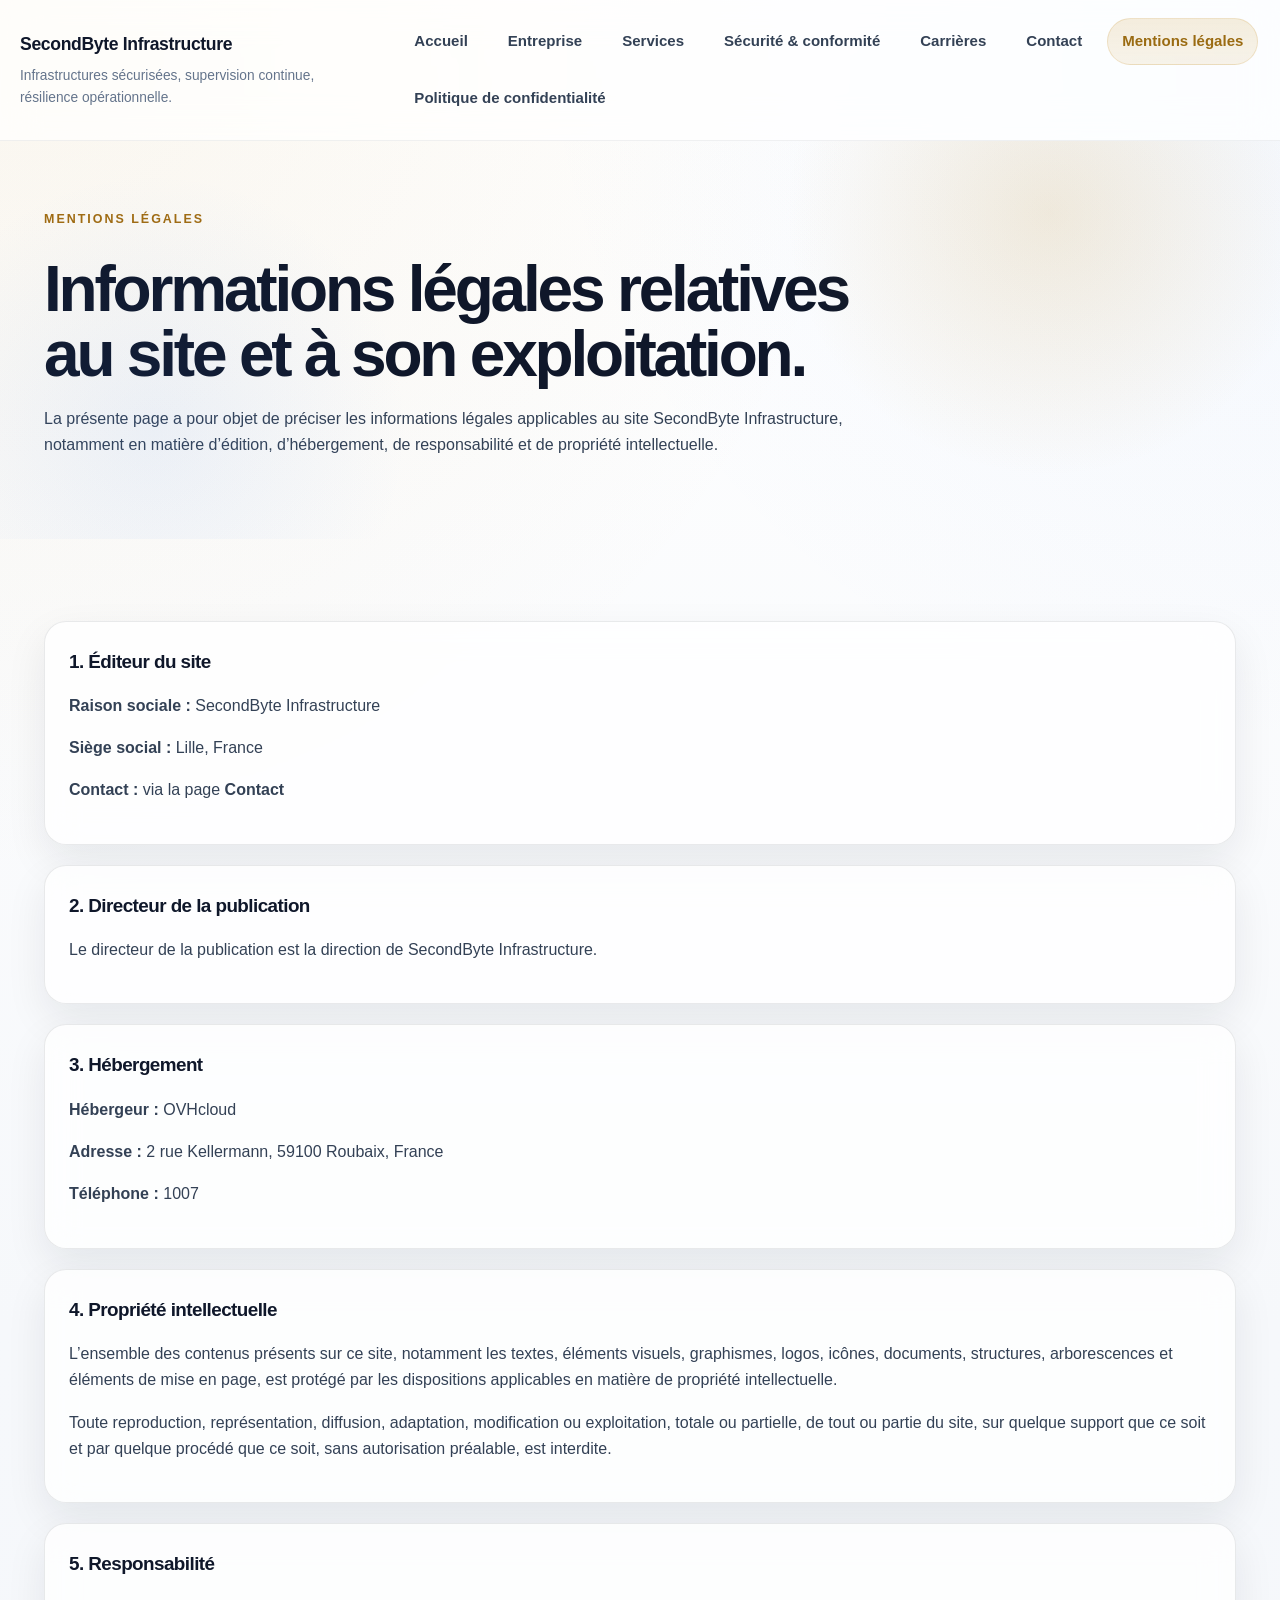
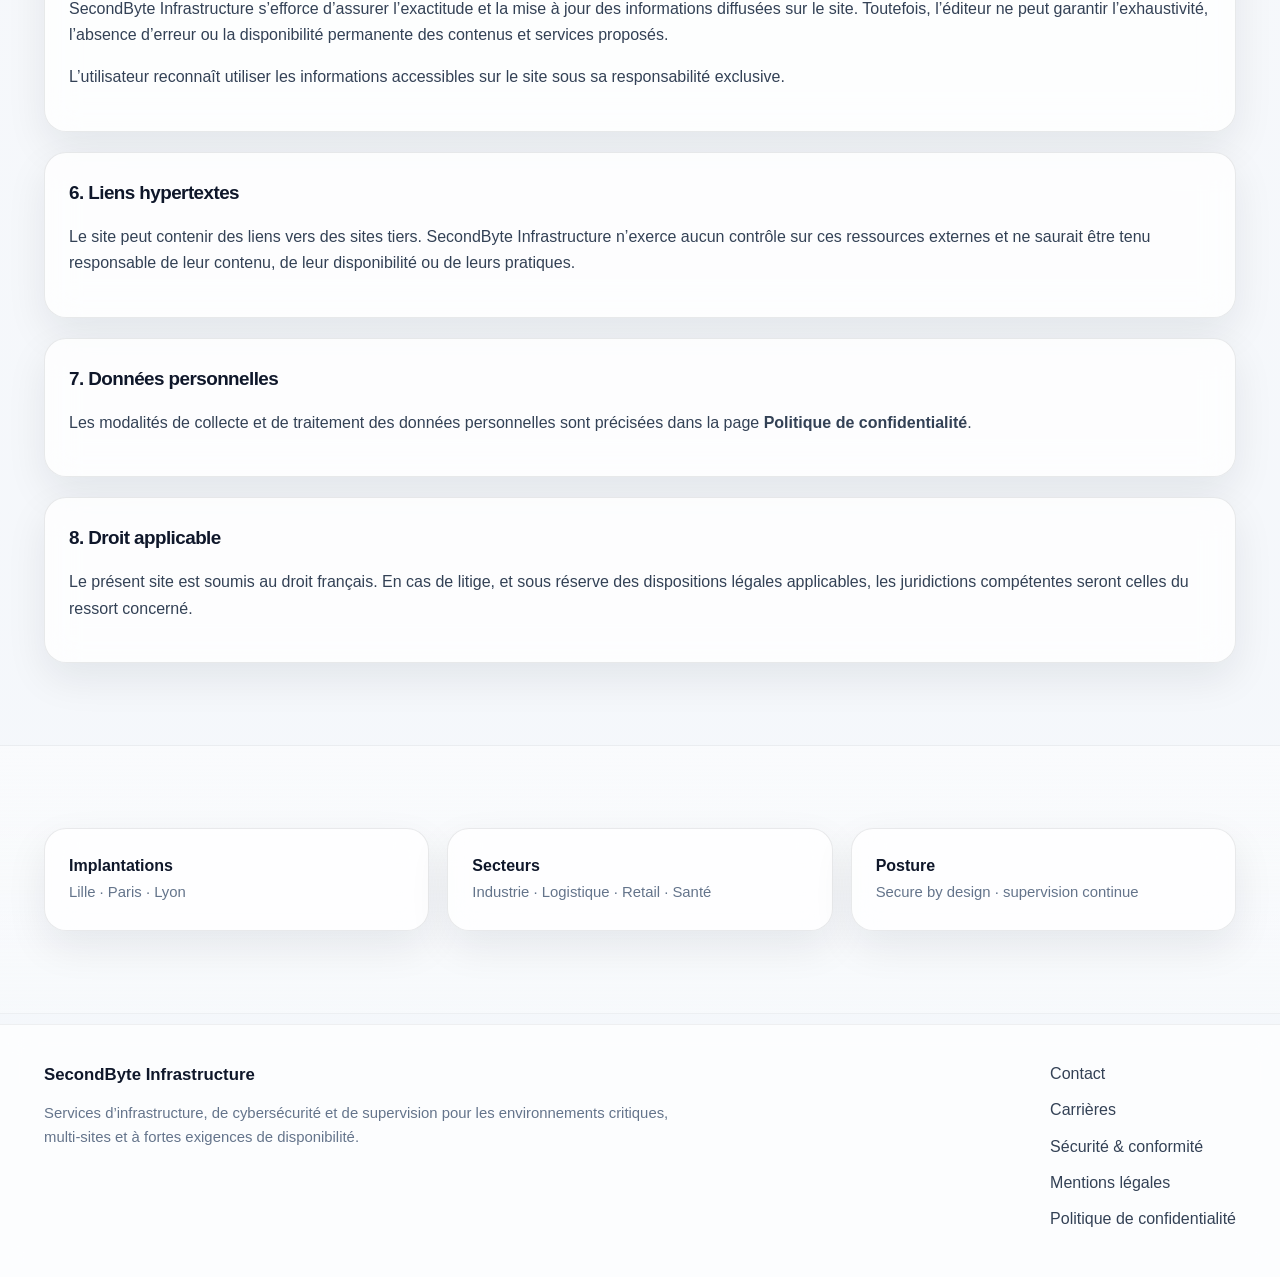
<file: site/secondbyte-site/site/mentions-legales.html>
<!DOCTYPE html>
<html lang="fr">
<head>
  <meta charset="UTF-8" />
  <meta name="viewport" content="width=device-width, initial-scale=1.0" />
  <title>Mentions légales - SecondByte Infrastructure</title>
  <meta name="description" content="Mentions légales de SecondByte Infrastructure : éditeur, hébergement, propriété intellectuelle et responsabilité." />
  <link rel="stylesheet" href="styles.css" />
</head>
<body>
  <header>
    <div class="container header-wrap">
      <div class="brand">
        <h1>SecondByte Infrastructure</h1>
        <p>Infrastructures sécurisées, supervision continue, résilience opérationnelle.</p>
      </div>
      <nav>
        <a href="index.html">Accueil</a>
        <a href="entreprise.html">Entreprise</a>
        <a href="services.html">Services</a>
        <a href="securite.html">Sécurité & conformité</a>
        <a href="carrieres.html">Carrières</a>
        <a href="contact.html">Contact</a>
        <a href="mentions-legales.html" class="active">Mentions légales</a>
        <a href="politique-confidentialite.html">Politique de confidentialité</a>
      </nav>
    </div>
  </header>

  <main>
    <section class="hero small-hero">
      <div class="container">
        <div class="eyebrow">Mentions légales</div>
        <h2 class="section-title">Informations légales relatives au site et à son exploitation.</h2>
        <p class="section-text" style="max-width:860px;margin-top:18px;">
          La présente page a pour objet de préciser les informations légales applicables au site
          SecondByte Infrastructure, notamment en matière d’édition, d’hébergement, de responsabilité
          et de propriété intellectuelle.
        </p>
      </div>
    </section>

    <section>
      <div class="container legal-content">
        <div class="panel">
          <h3>1. Éditeur du site</h3>
          <p class="section-text"><strong>Raison sociale :</strong> SecondByte Infrastructure</p>
          <p class="section-text"><strong>Siège social :</strong> Lille, France</p>
          <p class="section-text"><strong>Contact :</strong> via la page <a href="contact.html"><strong>Contact</strong></a></p>
        </div>

        <div class="panel">
          <h3>2. Directeur de la publication</h3>
          <p class="section-text">
            Le directeur de la publication est la direction de SecondByte Infrastructure.
          </p>
        </div>

        <div class="panel">
          <h3>3. Hébergement</h3>
          <p class="section-text"><strong>Hébergeur :</strong> OVHcloud</p>
          <p class="section-text"><strong>Adresse :</strong> 2 rue Kellermann, 59100 Roubaix, France</p>
          <p class="section-text"><strong>Téléphone :</strong> 1007</p>
        </div>

        <div class="panel">
          <h3>4. Propriété intellectuelle</h3>
          <p class="section-text">
            L’ensemble des contenus présents sur ce site, notamment les textes, éléments visuels,
            graphismes, logos, icônes, documents, structures, arborescences et éléments de mise en page,
            est protégé par les dispositions applicables en matière de propriété intellectuelle.
          </p>
          <p class="section-text">
            Toute reproduction, représentation, diffusion, adaptation, modification ou exploitation,
            totale ou partielle, de tout ou partie du site, sur quelque support que ce soit et par quelque procédé que ce soit,
            sans autorisation préalable, est interdite.
          </p>
        </div>

        <div class="panel">
          <h3>5. Responsabilité</h3>
          <p class="section-text">
            SecondByte Infrastructure s’efforce d’assurer l’exactitude et la mise à jour des informations
            diffusées sur le site. Toutefois, l’éditeur ne peut garantir l’exhaustivité, l’absence d’erreur
            ou la disponibilité permanente des contenus et services proposés.
          </p>
          <p class="section-text">
            L’utilisateur reconnaît utiliser les informations accessibles sur le site sous sa responsabilité exclusive.
          </p>
        </div>

        <div class="panel">
          <h3>6. Liens hypertextes</h3>
          <p class="section-text">
            Le site peut contenir des liens vers des sites tiers. SecondByte Infrastructure n’exerce aucun contrôle
            sur ces ressources externes et ne saurait être tenu responsable de leur contenu, de leur disponibilité
            ou de leurs pratiques.
          </p>
        </div>

        <div class="panel">
          <h3>7. Données personnelles</h3>
          <p class="section-text">
            Les modalités de collecte et de traitement des données personnelles sont précisées dans la page
            <a href="politique-confidentialite.html"><strong>Politique de confidentialité</strong></a>.
          </p>
        </div>

        <div class="panel">
          <h3>8. Droit applicable</h3>
          <p class="section-text">
            Le présent site est soumis au droit français. En cas de litige, et sous réserve des dispositions légales applicables,
            les juridictions compétentes seront celles du ressort concerné.
          </p>
        </div>
      </div>
    </section>

    <section class="alt">
      <div class="container mini-grid">
        <div class="panel"><strong>Implantations</strong><br><span class="note">Lille · Paris · Lyon</span></div>
        <div class="panel"><strong>Secteurs</strong><br><span class="note">Industrie · Logistique · Retail · Santé</span></div>
        <div class="panel"><strong>Posture</strong><br><span class="note">Secure by design · supervision continue</span></div>
      </div>
    </section>
  </main>

  <footer>
    <div class="container footer-wrap">
      <div>
        <div style="font-size:1.05rem;font-weight:700;color:var(--text)">SecondByte Infrastructure</div>
        <p class="note" style="max-width:640px;margin-top:12px">
          Services d’infrastructure, de cybersécurité et de supervision pour les environnements critiques,
          multi-sites et à fortes exigences de disponibilité.
        </p>
      </div>
      <div class="footer-links">
        <a href="contact.html">Contact</a>
        <a href="carrieres.html">Carrières</a>
        <a href="securite.html">Sécurité & conformité</a>
        <a href="mentions-legales.html">Mentions légales</a>
        <a href="politique-confidentialite.html">Politique de confidentialité</a>
      </div>
    </div>
  </footer>
</body>
</html>
</file>
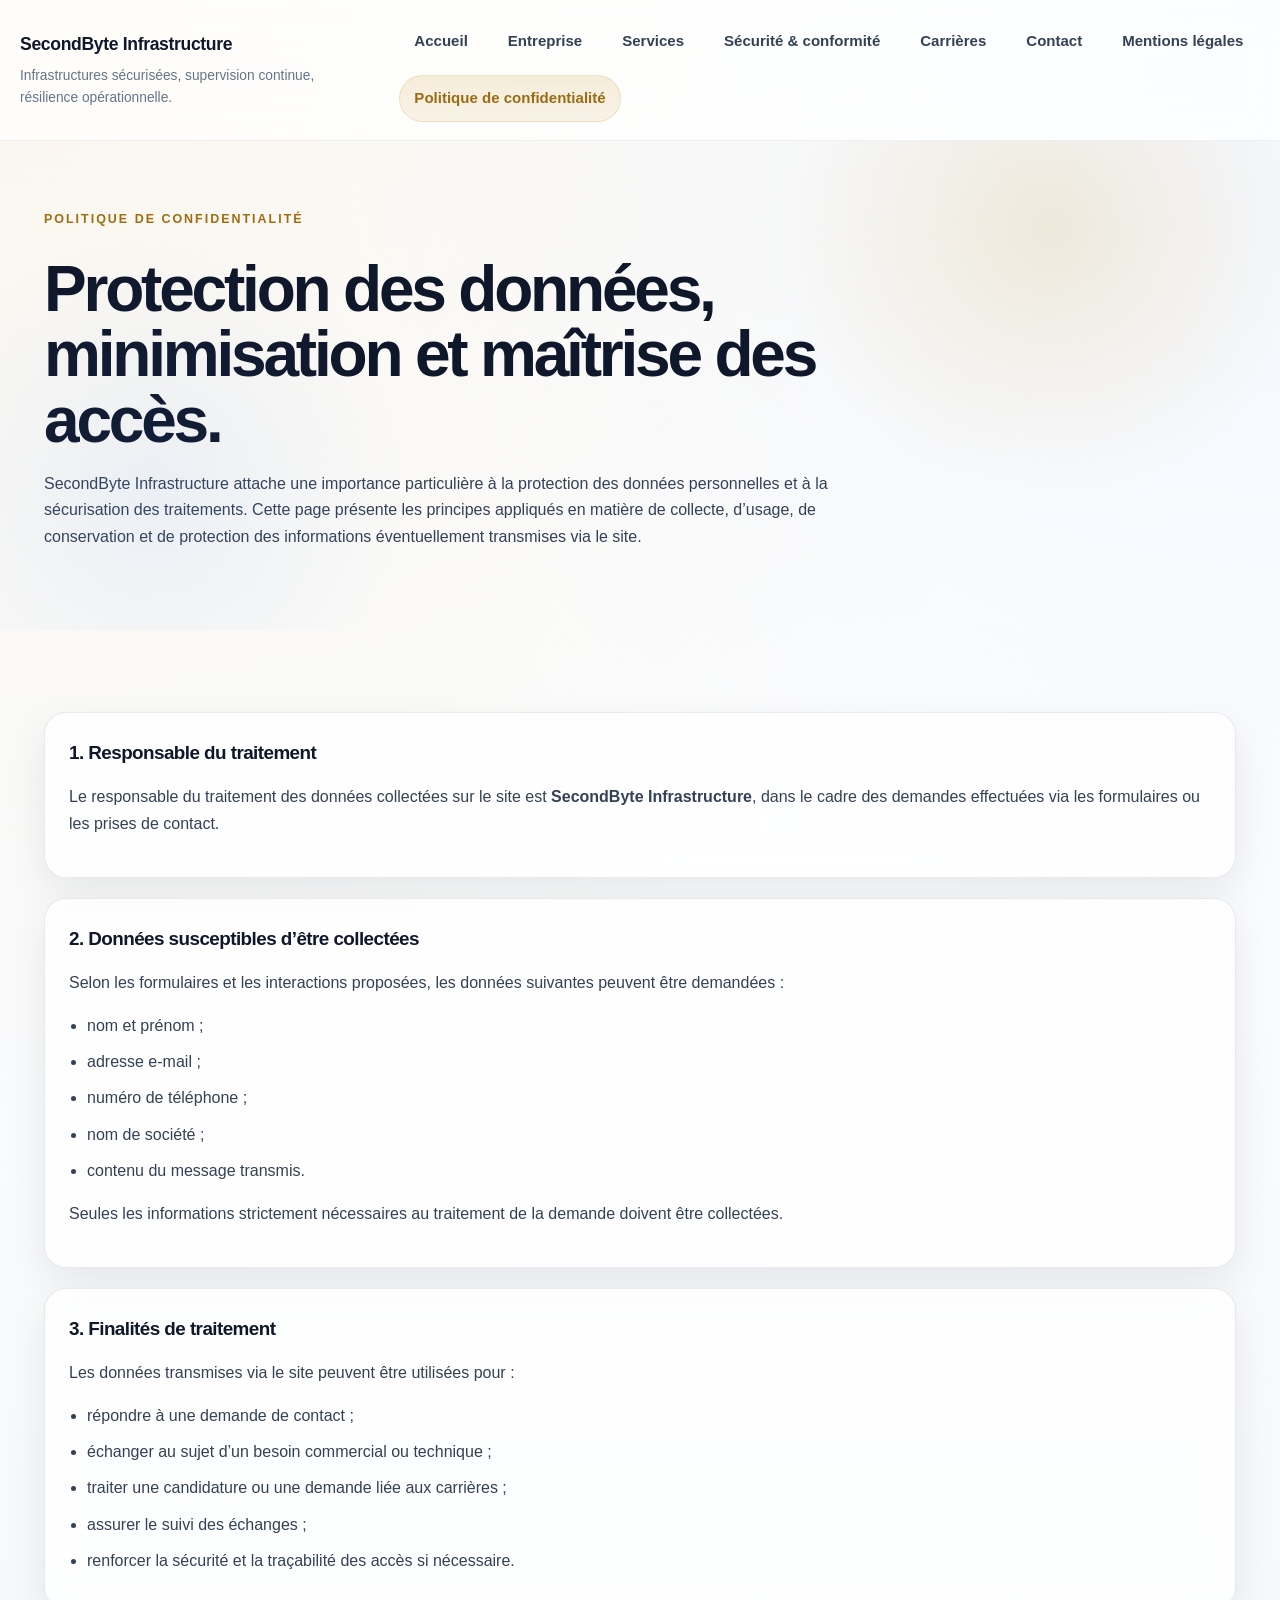
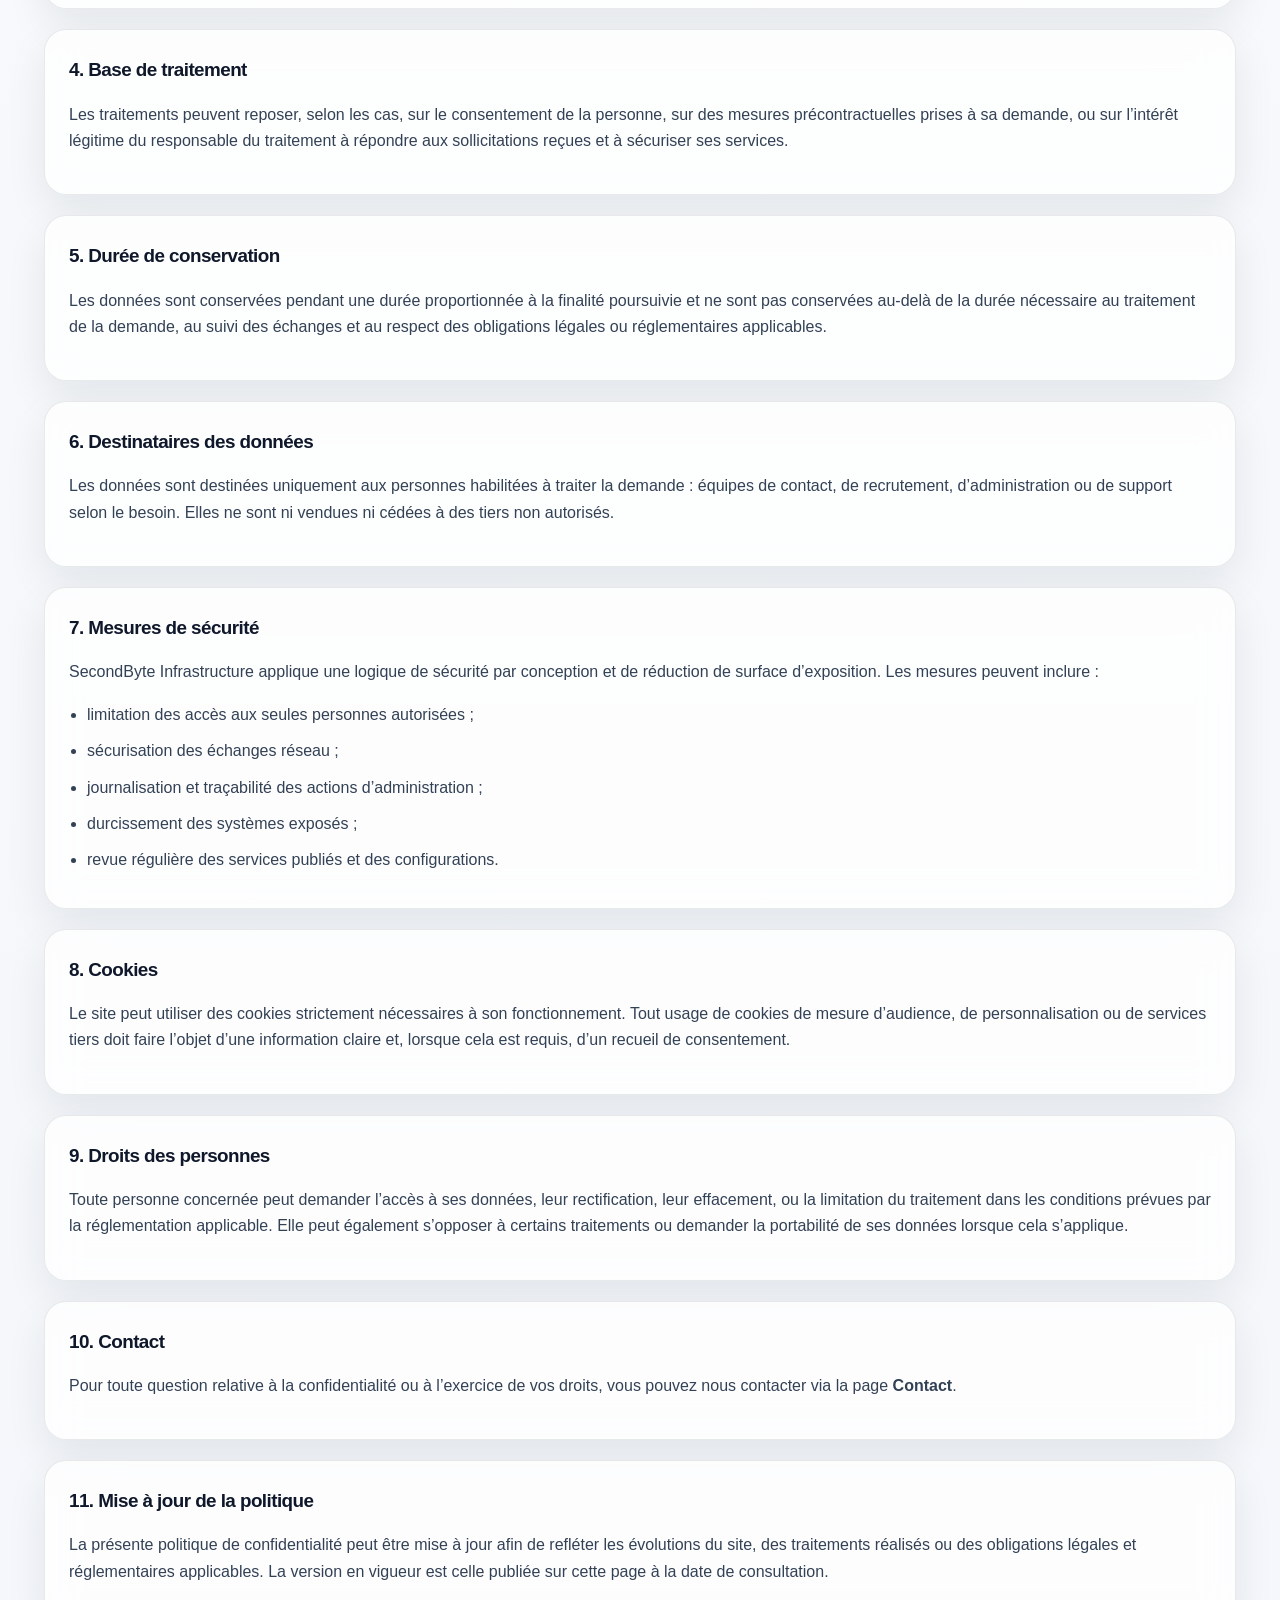
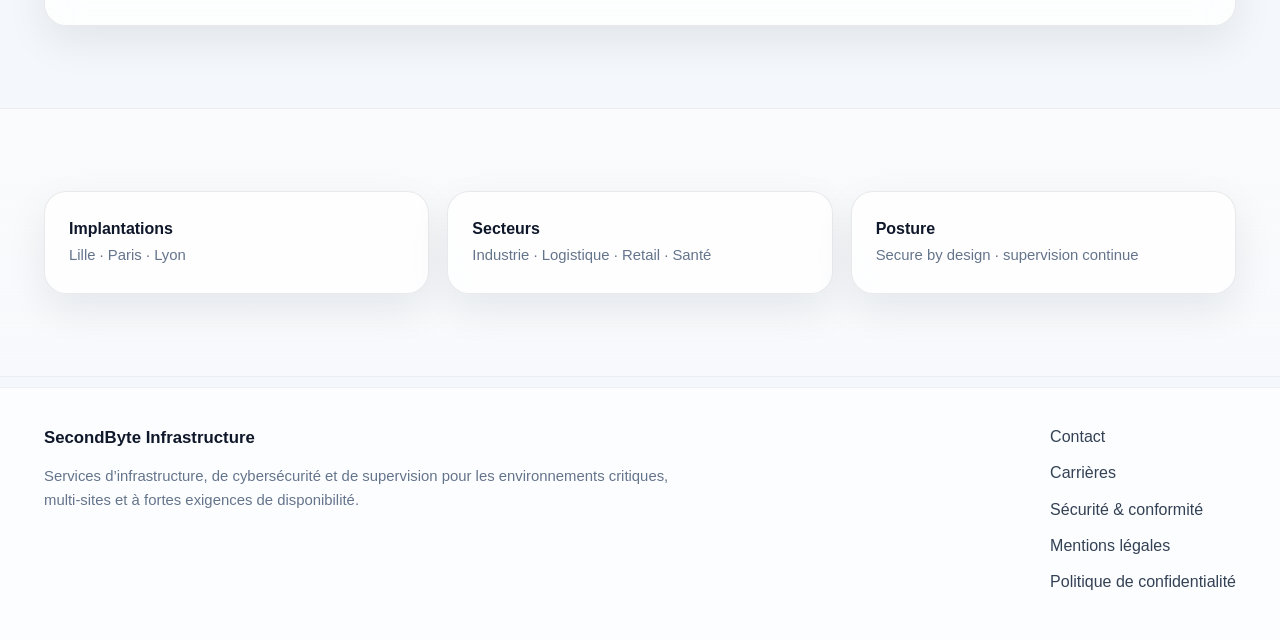
<file: site/secondbyte-site/site/politique-confidentialite.html>
<!DOCTYPE html>
<html lang="fr">
<head>
  <meta charset="UTF-8" />
  <meta name="viewport" content="width=device-width, initial-scale=1.0" />
  <title>Politique de confidentialité - SecondByte Infrastructure</title>
  <meta name="description" content="Politique de confidentialité de SecondByte Infrastructure : collecte, traitement, sécurité et conservation des données." />
  <link rel="stylesheet" href="styles.css" />
</head>
<body>
  <header>
    <div class="container header-wrap">
      <div class="brand">
        <h1>SecondByte Infrastructure</h1>
        <p>Infrastructures sécurisées, supervision continue, résilience opérationnelle.</p>
      </div>
      <nav>
        <a href="index.html">Accueil</a>
        <a href="entreprise.html">Entreprise</a>
        <a href="services.html">Services</a>
        <a href="securite.html">Sécurité & conformité</a>
        <a href="carrieres.html">Carrières</a>
        <a href="contact.html">Contact</a>
        <a href="mentions-legales.html">Mentions légales</a>
        <a href="politique-confidentialite.html" class="active">Politique de confidentialité</a>
      </nav>
    </div>
  </header>

  <main>
    <section class="hero small-hero">
      <div class="container">
        <div class="eyebrow">Politique de confidentialité</div>
        <h2 class="section-title">Protection des données, minimisation et maîtrise des accès.</h2>
        <p class="section-text" style="max-width: 860px; margin-top: 18px;">
          SecondByte Infrastructure attache une importance particulière à la protection
          des données personnelles et à la sécurisation des traitements. Cette page présente
          les principes appliqués en matière de collecte, d’usage, de conservation et de protection
          des informations éventuellement transmises via le site.
        </p>
      </div>
    </section>

    <section>
      <div class="container legal-content">
        <div class="panel">
          <h3>1. Responsable du traitement</h3>
          <p class="section-text">
            Le responsable du traitement des données collectées sur le site est
            <strong>SecondByte Infrastructure</strong>, dans le cadre des demandes
            effectuées via les formulaires ou les prises de contact.
          </p>
        </div>

        <div class="panel">
          <h3>2. Données susceptibles d’être collectées</h3>
          <p class="section-text">
            Selon les formulaires et les interactions proposées, les données suivantes
            peuvent être demandées :
          </p>
          <ul class="feature-list">
            <li>nom et prénom ;</li>
            <li>adresse e-mail ;</li>
            <li>numéro de téléphone ;</li>
            <li>nom de société ;</li>
            <li>contenu du message transmis.</li>
          </ul>
          <p class="section-text">
            Seules les informations strictement nécessaires au traitement de la demande
            doivent être collectées.
          </p>
        </div>

        <div class="panel">
          <h3>3. Finalités de traitement</h3>
          <p class="section-text">
            Les données transmises via le site peuvent être utilisées pour :
          </p>
          <ul class="feature-list">
            <li>répondre à une demande de contact ;</li>
            <li>échanger au sujet d’un besoin commercial ou technique ;</li>
            <li>traiter une candidature ou une demande liée aux carrières ;</li>
            <li>assurer le suivi des échanges ;</li>
            <li>renforcer la sécurité et la traçabilité des accès si nécessaire.</li>
          </ul>
        </div>

        <div class="panel">
          <h3>4. Base de traitement</h3>
          <p class="section-text">
            Les traitements peuvent reposer, selon les cas, sur le consentement de la personne,
            sur des mesures précontractuelles prises à sa demande, ou sur l’intérêt légitime
            du responsable du traitement à répondre aux sollicitations reçues et à sécuriser
            ses services.
          </p>
        </div>

        <div class="panel">
          <h3>5. Durée de conservation</h3>
          <p class="section-text">
            Les données sont conservées pendant une durée proportionnée à la finalité poursuivie
            et ne sont pas conservées au-delà de la durée nécessaire au traitement de la demande,
            au suivi des échanges et au respect des obligations légales ou réglementaires applicables.
          </p>
        </div>

        <div class="panel">
          <h3>6. Destinataires des données</h3>
          <p class="section-text">
            Les données sont destinées uniquement aux personnes habilitées à traiter la demande :
            équipes de contact, de recrutement, d’administration ou de support selon le besoin.
            Elles ne sont ni vendues ni cédées à des tiers non autorisés.
          </p>
        </div>

        <div class="panel">
          <h3>7. Mesures de sécurité</h3>
          <p class="section-text">
            SecondByte Infrastructure applique une logique de sécurité par conception
            et de réduction de surface d’exposition. Les mesures peuvent inclure :
          </p>
          <ul class="feature-list">
            <li>limitation des accès aux seules personnes autorisées ;</li>
            <li>sécurisation des échanges réseau ;</li>
            <li>journalisation et traçabilité des actions d’administration ;</li>
            <li>durcissement des systèmes exposés ;</li>
            <li>revue régulière des services publiés et des configurations.</li>
          </ul>
        </div>

        <div class="panel">
          <h3>8. Cookies</h3>
          <p class="section-text">
            Le site peut utiliser des cookies strictement nécessaires à son fonctionnement.
            Tout usage de cookies de mesure d’audience, de personnalisation ou de services tiers
            doit faire l’objet d’une information claire et, lorsque cela est requis,
            d’un recueil de consentement.
          </p>
        </div>

        <div class="panel">
          <h3>9. Droits des personnes</h3>
          <p class="section-text">
            Toute personne concernée peut demander l’accès à ses données, leur rectification,
            leur effacement, ou la limitation du traitement dans les conditions prévues
            par la réglementation applicable. Elle peut également s’opposer à certains traitements
            ou demander la portabilité de ses données lorsque cela s’applique.
          </p>
        </div>

        <div class="panel">
          <h3>10. Contact</h3>
          <p class="section-text">
            Pour toute question relative à la confidentialité ou à l’exercice de vos droits,
            vous pouvez nous contacter via la page <a href="contact.html"><strong>Contact</strong></a>.
          </p>
        </div>

        <div class="panel">
          <h3>11. Mise à jour de la politique</h3>
          <p class="section-text">
            La présente politique de confidentialité peut être mise à jour afin de refléter
            les évolutions du site, des traitements réalisés ou des obligations légales et réglementaires applicables.
            La version en vigueur est celle publiée sur cette page à la date de consultation.
          </p>
        </div>
      </div>
    </section>

    <section class="alt">
      <div class="container mini-grid">
        <div class="panel">
          <strong>Implantations</strong><br />
          <span class="note">Lille · Paris · Lyon</span>
        </div>
        <div class="panel">
          <strong>Secteurs</strong><br />
          <span class="note">Industrie · Logistique · Retail · Santé</span>
        </div>
        <div class="panel">
          <strong>Posture</strong><br />
          <span class="note">Secure by design · supervision continue</span>
        </div>
      </div>
    </section>
  </main>

  <footer>
    <div class="container footer-wrap">
      <div>
        <div style="font-size:1.05rem;font-weight:700;color:var(--text)">SecondByte Infrastructure</div>
        <p class="note" style="max-width:640px;margin-top:12px">
          Services d’infrastructure, de cybersécurité et de supervision pour les environnements critiques,
          multi-sites et à fortes exigences de disponibilité.
        </p>
      </div>
      <div class="footer-links">
        <a href="contact.html">Contact</a>
        <a href="carrieres.html">Carrières</a>
        <a href="securite.html">Sécurité & conformité</a>
        <a href="mentions-legales.html">Mentions légales</a>
        <a href="politique-confidentialite.html">Politique de confidentialité</a>
      </div>
    </div>
  </footer>
</body>
</html>
</file>
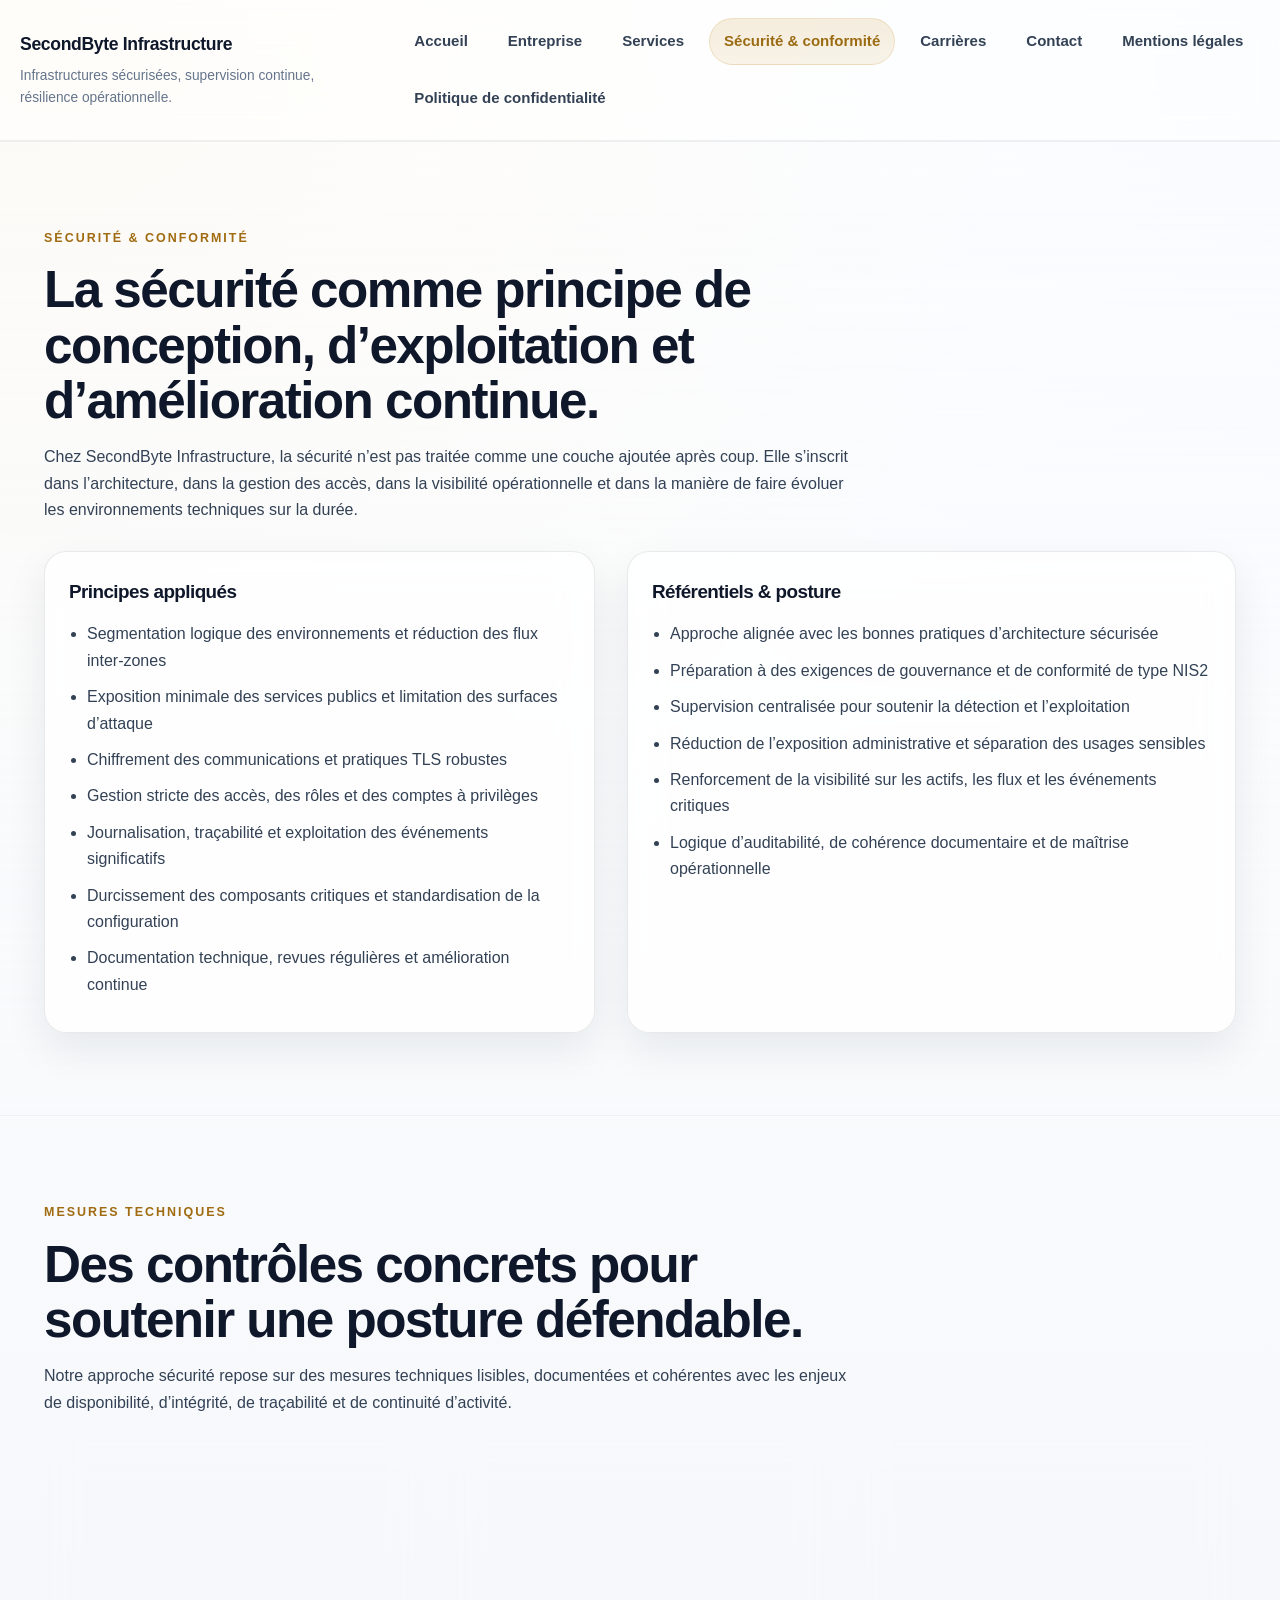
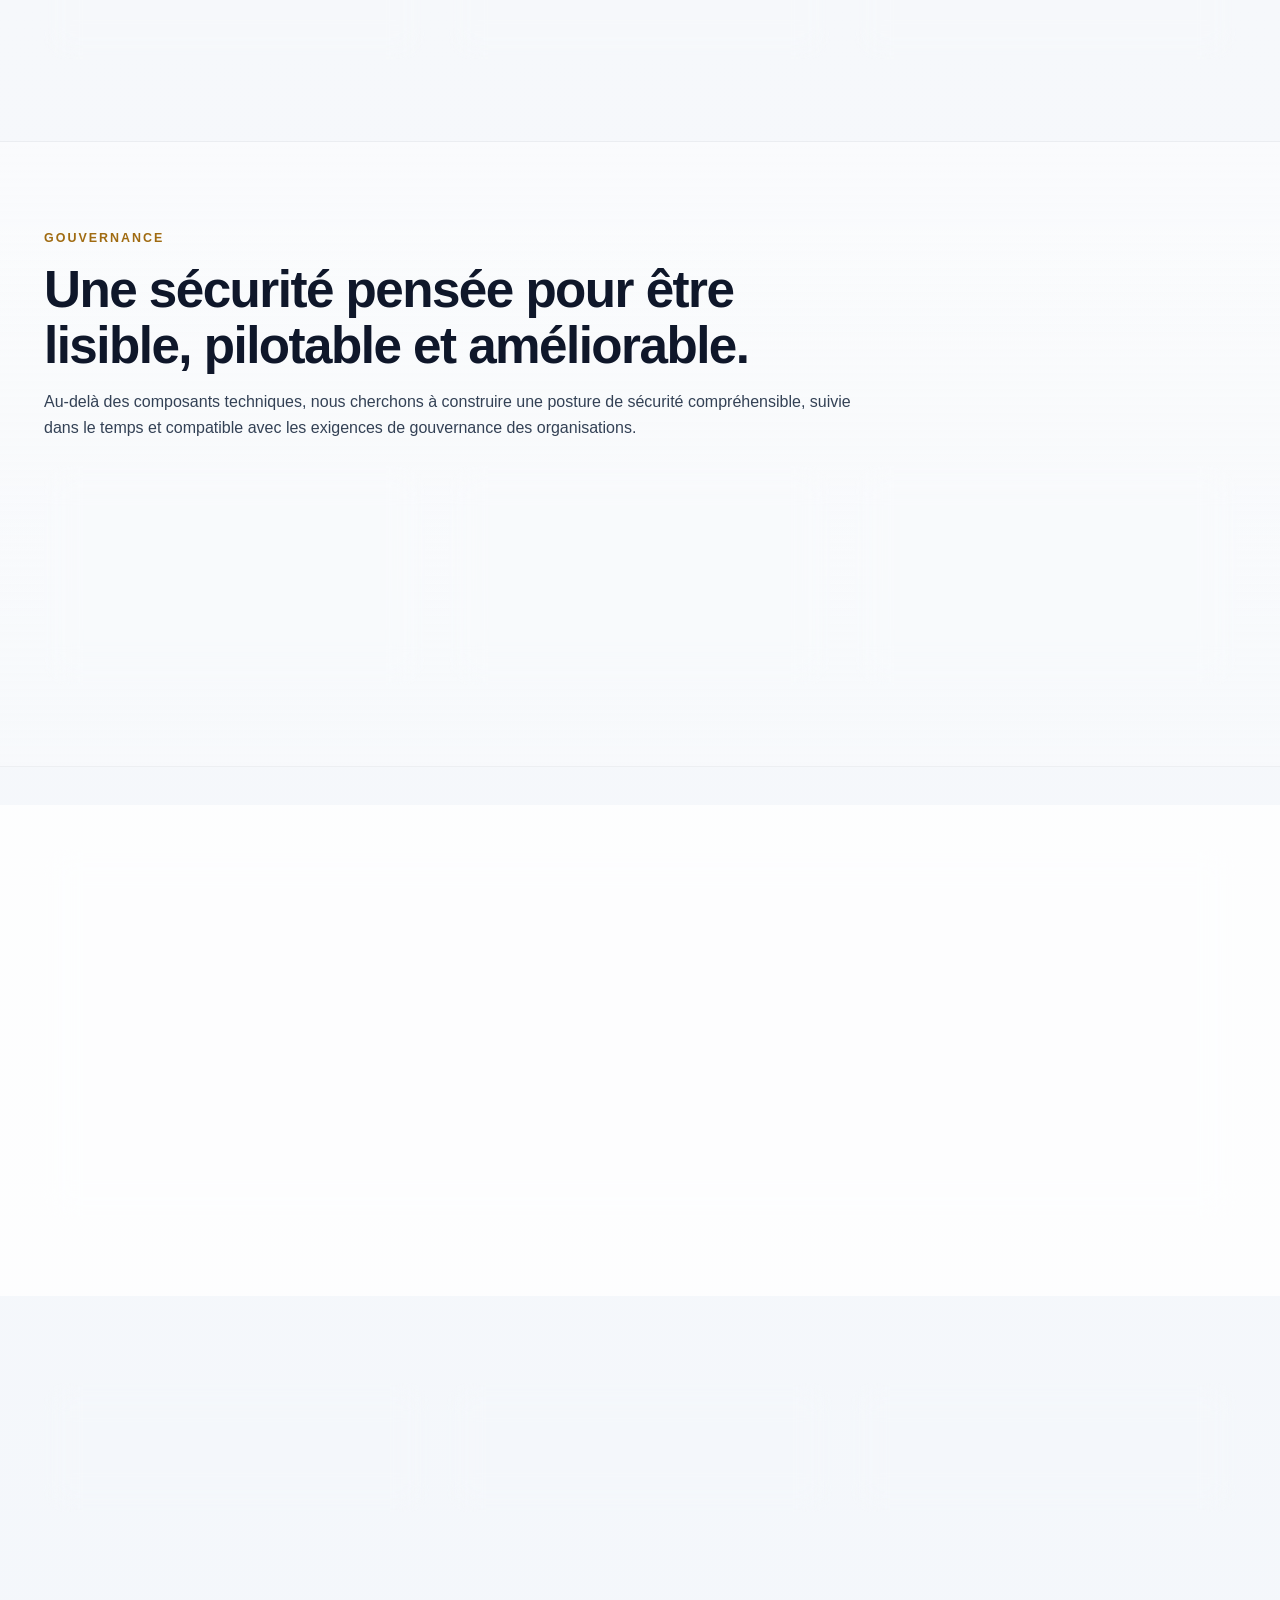
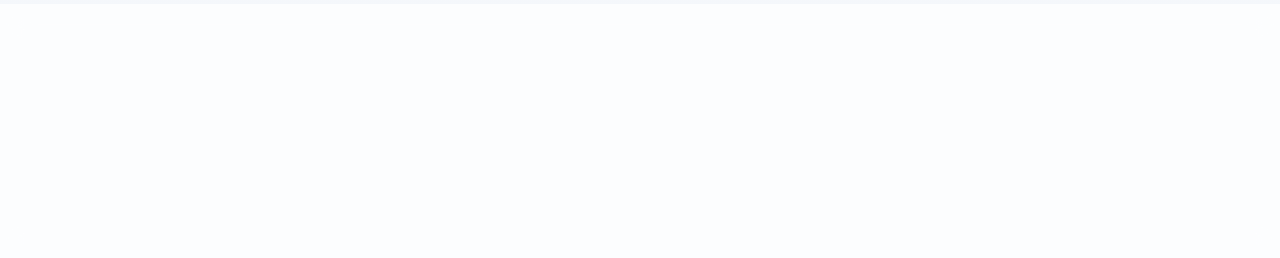
<file: site/secondbyte-site/site/securite.html>
<!DOCTYPE html>
<html lang="fr">
<head>
  <meta charset="UTF-8" />
  <meta name="viewport" content="width=device-width, initial-scale=1.0" />
  <title>Sécurité & conformité - SecondByte Infrastructure</title>
  <meta name="description" content="Posture de sécurité, principes d’architecture sécurisée, supervision, traçabilité, continuité d’activité et conformité pour environnements critiques." />
  <link rel="stylesheet" href="styles.css" />
</head>
<body>
  <header>
    <div class="container header-wrap">
      <div class="brand">
        <h1>SecondByte Infrastructure</h1>
        <p>Infrastructures sécurisées, supervision continue, résilience opérationnelle.</p>
      </div>
      <nav>
        <a href="index.html">Accueil</a>
        <a href="entreprise.html">Entreprise</a>
        <a href="services.html">Services</a>
        <a href="securite.html" class="active">Sécurité & conformité</a>
        <a href="carrieres.html">Carrières</a>
        <a href="contact.html">Contact</a>
        <a href="mentions-legales.html">Mentions légales</a>
        <a href="politique-confidentialite.html">Politique de confidentialité</a>
      </nav>
    </div>
  </header>

  <main>

    <section class="alt">
      <div class="container">
        <div class="section-head">
          <span class="eyebrow">Sécurité & conformité</span>
          <h2>La sécurité comme principe de conception, d’exploitation et d’amélioration continue.</h2>
          <p class="section-text">
            Chez SecondByte Infrastructure, la sécurité n’est pas traitée comme une couche ajoutée après coup.
            Elle s’inscrit dans l’architecture, dans la gestion des accès, dans la visibilité opérationnelle
            et dans la manière de faire évoluer les environnements techniques sur la durée.
          </p>
        </div>

        <div class="grid-2" style="margin-top:28px">
          <div class="panel">
            <h3 style="margin-top:0">Principes appliqués</h3>
            <ul class="list">
              <li>Segmentation logique des environnements et réduction des flux inter-zones</li>
              <li>Exposition minimale des services publics et limitation des surfaces d’attaque</li>
              <li>Chiffrement des communications et pratiques TLS robustes</li>
              <li>Gestion stricte des accès, des rôles et des comptes à privilèges</li>
              <li>Journalisation, traçabilité et exploitation des événements significatifs</li>
              <li>Durcissement des composants critiques et standardisation de la configuration</li>
              <li>Documentation technique, revues régulières et amélioration continue</li>
            </ul>
          </div>

          <div class="panel">
            <h3 style="margin-top:0">Référentiels & posture</h3>
            <ul class="list">
              <li>Approche alignée avec les bonnes pratiques d’architecture sécurisée</li>
              <li>Préparation à des exigences de gouvernance et de conformité de type NIS2</li>
              <li>Supervision centralisée pour soutenir la détection et l’exploitation</li>
              <li>Réduction de l’exposition administrative et séparation des usages sensibles</li>
              <li>Renforcement de la visibilité sur les actifs, les flux et les événements critiques</li>
              <li>Logique d’auditabilité, de cohérence documentaire et de maîtrise opérationnelle</li>
            </ul>
          </div>
        </div>
      </div>
    </section>

    <section>
      <div class="container">
        <div class="section-head">
          <span class="eyebrow">Mesures techniques</span>
          <h2>Des contrôles concrets pour soutenir une posture défendable.</h2>
          <p class="section-text">
            Notre approche sécurité repose sur des mesures techniques lisibles, documentées et cohérentes avec les enjeux
            de disponibilité, d’intégrité, de traçabilité et de continuité d’activité.
          </p>
        </div>

        <div class="grid-3">
          <div class="panel">
            <h3>Segmentation & filtrage</h3>
            <p class="section-text">
              Cloisonnement des zones techniques, contrôle des flux autorisés, exposition limitée
              des services et maîtrise des chemins d’administration.
            </p>
          </div>

          <div class="panel">
            <h3>Supervision & journalisation</h3>
            <p class="section-text">
              Collecte des événements systèmes et réseau, tableaux de bord, alerting ciblé
              et traçabilité des actions critiques utiles à l’exploitation comme à la sécurité.
            </p>
          </div>

          <div class="panel">
            <h3>Durcissement & réduction de surface</h3>
            <p class="section-text">
              Désactivation des services non nécessaires, limitation des interfaces exposées,
              sécurisation des configurations et standardisation des composants sensibles.
            </p>
          </div>
        </div>
      </div>
    </section>

    <section class="alt">
      <div class="container">
        <div class="section-head">
          <span class="eyebrow">Gouvernance</span>
          <h2>Une sécurité pensée pour être lisible, pilotable et améliorable.</h2>
          <p class="section-text">
            Au-delà des composants techniques, nous cherchons à construire une posture de sécurité compréhensible,
            suivie dans le temps et compatible avec les exigences de gouvernance des organisations.
          </p>
        </div>

        <div class="grid-3">
          <div class="panel">
            <h3>Traçabilité</h3>
            <p class="section-text">
              Conservation d’éléments utiles à l’analyse, à l’audit et au suivi des événements
              ayant un impact sur la sécurité ou la disponibilité.
            </p>
          </div>

          <div class="panel">
            <h3>Standardisation</h3>
            <p class="section-text">
              Réduction des écarts de configuration, homogénéisation des pratiques
              et maintien d’un socle technique plus prévisible et plus maîtrisé.
            </p>
          </div>

          <div class="panel">
            <h3>Amélioration continue</h3>
            <p class="section-text">
              Revue régulière des choix techniques, ajustement des mesures de protection,
              prise en compte des retours d’exploitation et évolution progressive de la posture.
            </p>
          </div>
        </div>
      </div>
    </section>

    <section>
      <div class="container">
        <div class="card">
          <div class="section-head" style="margin-bottom:18px">
            <span class="eyebrow">Résilience</span>
            <h2>Protéger, surveiller et maintenir la continuité.</h2>
            <p class="section-text">
              La sécurité n’a de valeur que si elle s’intègre à l’exploitation réelle.
              C’est pourquoi notre posture associe prévention, visibilité, contrôle des accès,
              journalisation et continuité d’activité dans une logique unique de résilience.
            </p>
          </div>
          <div class="cta">
            <a class="btn primary" href="contact.html">Parler sécurité avec nos équipes</a>
            <a class="btn secondary" href="services.html">Voir nos services</a>
          </div>
        </div>
      </div>
    </section>

    <section>
      <div class="container mini-grid">
        <div class="panel"><strong>Implantations</strong><br><span class="note">Lille · Paris · Lyon</span></div>
        <div class="panel"><strong>Secteurs</strong><br><span class="note">Industrie · Logistique · Retail · Santé</span></div>
        <div class="panel"><strong>Posture</strong><br><span class="note">Secure by design · supervision continue · résilience</span></div>
      </div>
    </section>

  </main>

  <footer>
    <div class="container footer-wrap">
      <div>
        <div style="font-size:1.05rem;font-weight:700;color:var(--text)">SecondByte Infrastructure</div>
        <p class="note" style="max-width:640px;margin-top:12px">
          Services d’infrastructure, de cybersécurité et de supervision pour les environnements critiques,
          multi-sites et à fortes exigences de disponibilité.
        </p>
      </div>
      <div class="footer-links">
        <a href="contact.html">Contact</a>
        <a href="carrieres.html">Carrières</a>
        <a href="securite.html">Sécurité & conformité</a>
        <a href="mentions-legales.html">Mentions légales</a>
        <a href="politique-confidentialite.html">Politique de confidentialité</a>
      </div>
    </div>
  </footer>
</body>
</html>
</file>
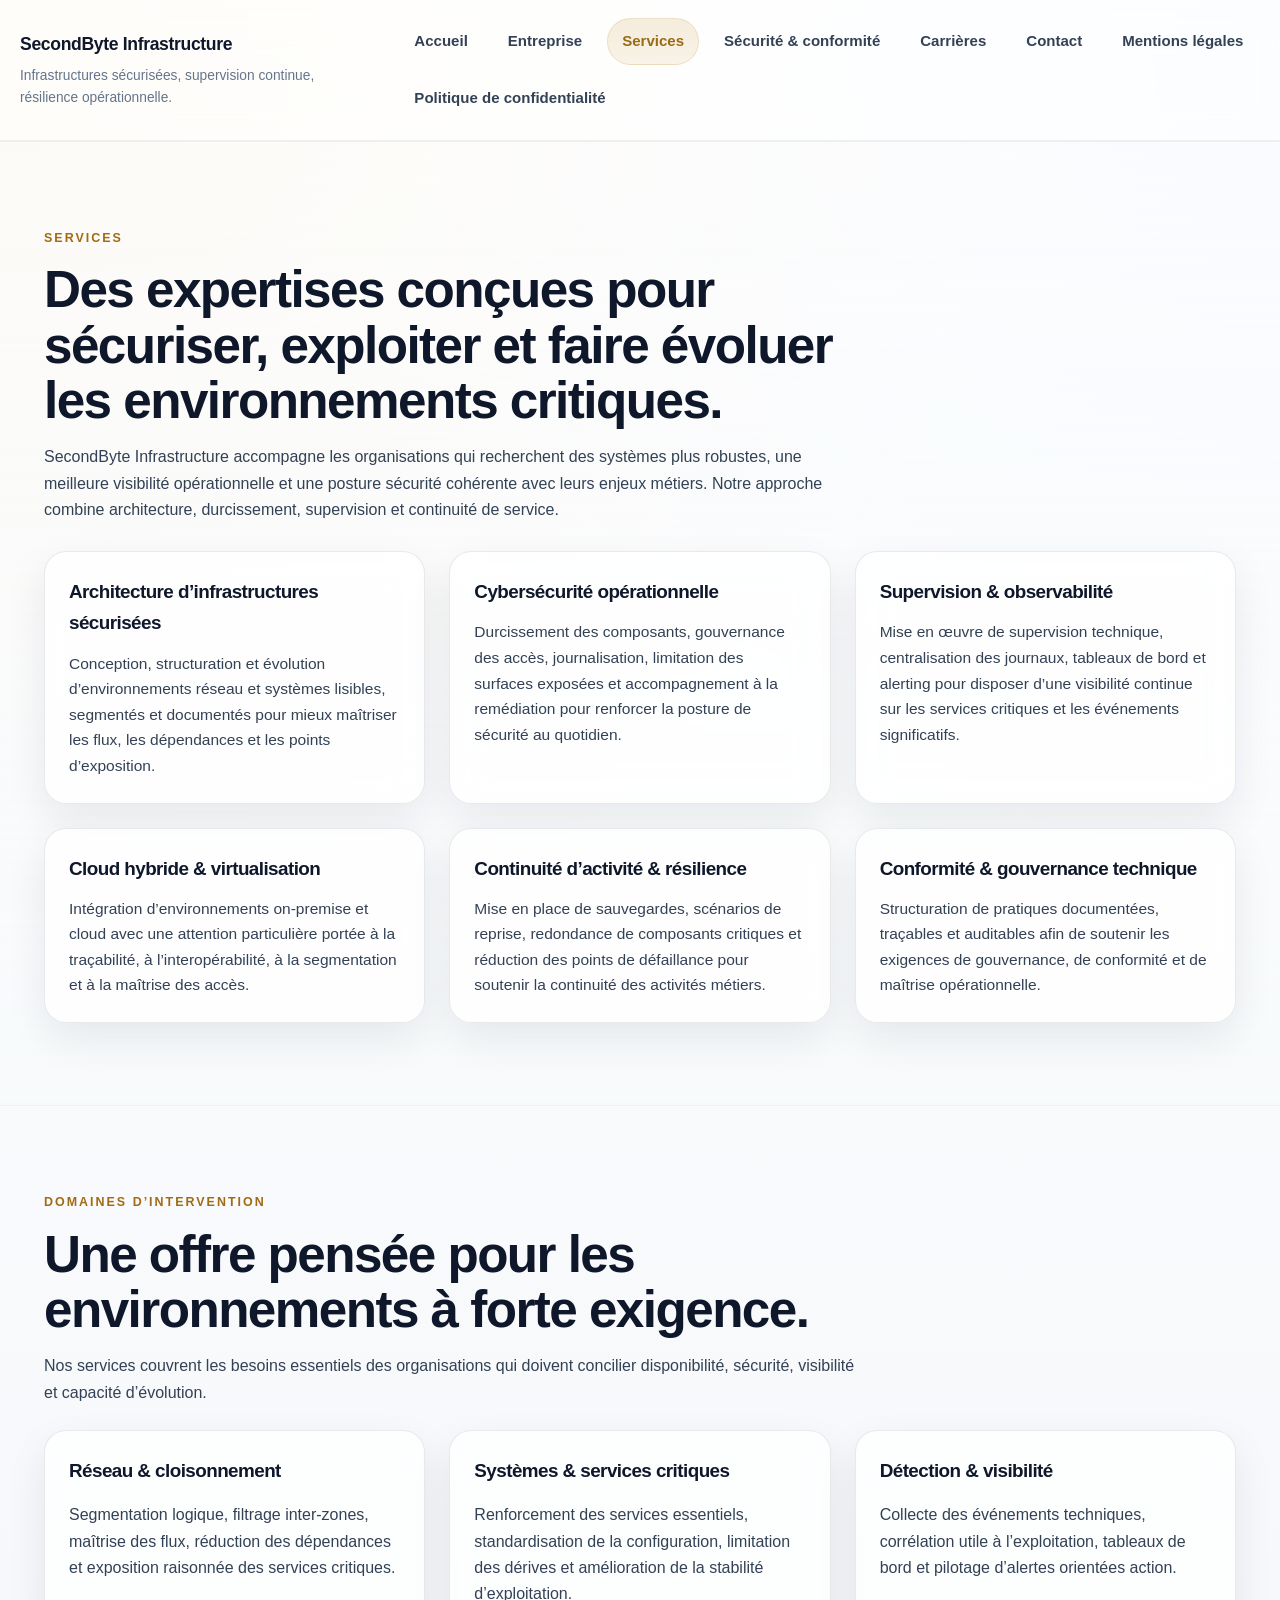
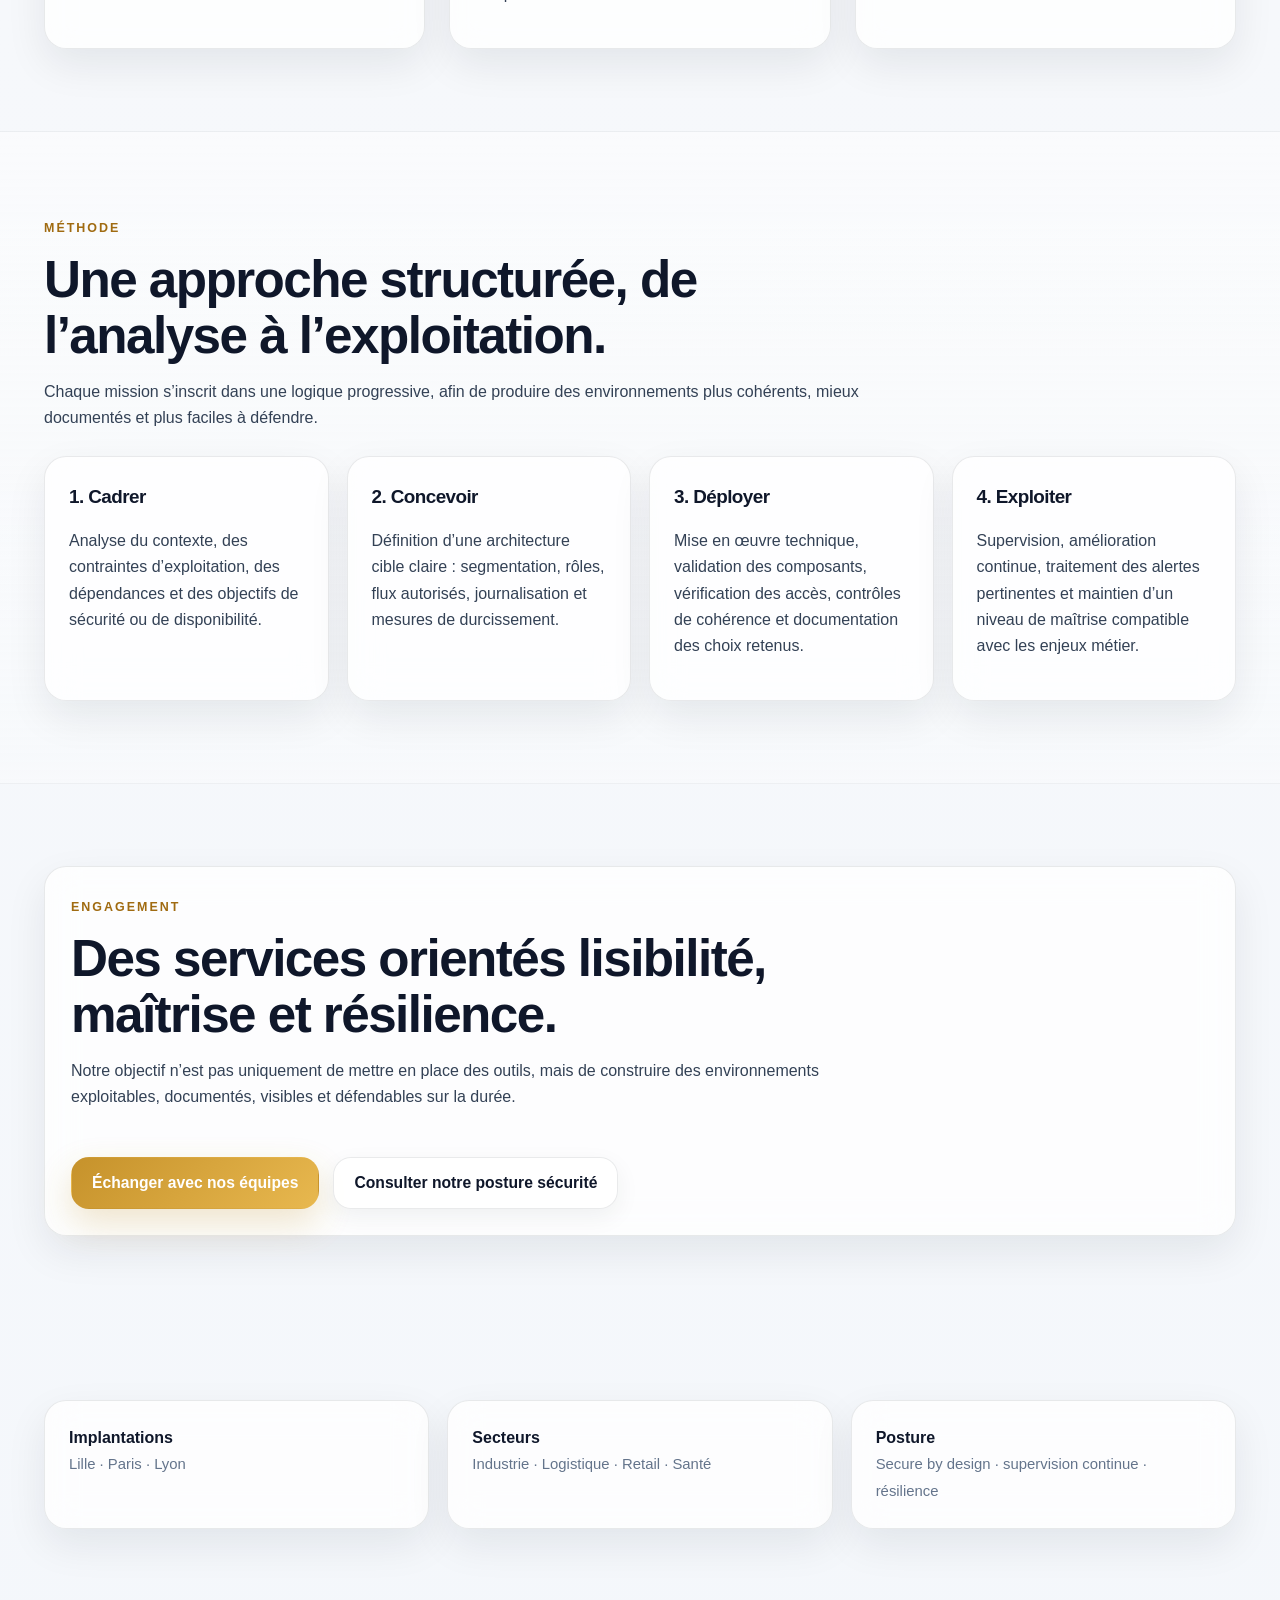
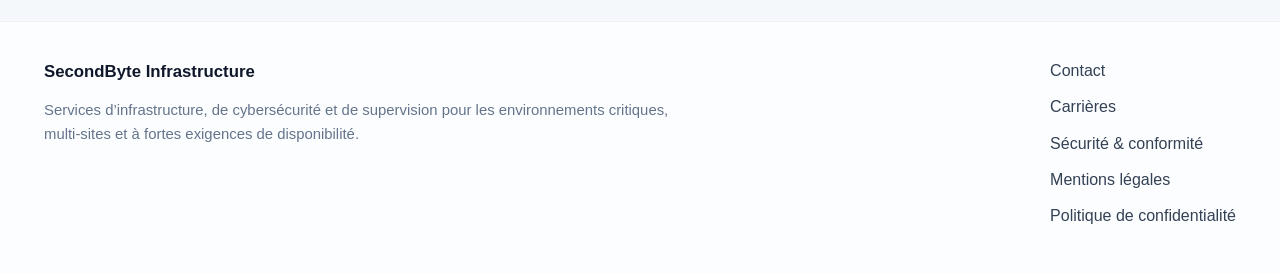
<file: site/secondbyte-site/site/services.html>
<!DOCTYPE html>
<html lang="fr">
<head>
  <meta charset="UTF-8" />
  <meta name="viewport" content="width=device-width, initial-scale=1.0" />
  <title>Services - SecondByte Infrastructure</title>
  <meta name="description" content="Services d’infrastructure, cybersécurité opérationnelle, supervision, continuité d’activité et conformité pour environnements critiques et multi-sites." />
  <link rel="stylesheet" href="styles.css" />
</head>
<body>
  <header>
    <div class="container header-wrap">
      <div class="brand">
        <h1>SecondByte Infrastructure</h1>
        <p>Infrastructures sécurisées, supervision continue, résilience opérationnelle.</p>
      </div>
      <nav>
        <a href="index.html">Accueil</a>
        <a href="entreprise.html">Entreprise</a>
        <a href="services.html" class="active">Services</a>
        <a href="securite.html">Sécurité & conformité</a>
        <a href="carrieres.html">Carrières</a>
        <a href="contact.html">Contact</a>
        <a href="mentions-legales.html">Mentions légales</a>
        <a href="politique-confidentialite.html">Politique de confidentialité</a>
      </nav>
    </div>
  </header>

  <main>

    <section class="alt">
      <div class="container">
        <div class="section-head">
          <span class="eyebrow">Services</span>
          <h2>Des expertises conçues pour sécuriser, exploiter et faire évoluer les environnements critiques.</h2>
          <p class="section-text">
            SecondByte Infrastructure accompagne les organisations qui recherchent des systèmes plus robustes,
            une meilleure visibilité opérationnelle et une posture sécurité cohérente avec leurs enjeux métiers.
            Notre approche combine architecture, durcissement, supervision et continuité de service.
          </p>
        </div>

        <div class="grid-3" style="margin-top:28px">
          <article class="service panel">
            <h3>Architecture d’infrastructures sécurisées</h3>
            <p>
              Conception, structuration et évolution d’environnements réseau et systèmes lisibles,
              segmentés et documentés pour mieux maîtriser les flux, les dépendances et les points d’exposition.
            </p>
          </article>

          <article class="service panel">
            <h3>Cybersécurité opérationnelle</h3>
            <p>
              Durcissement des composants, gouvernance des accès, journalisation, limitation des surfaces exposées
              et accompagnement à la remédiation pour renforcer la posture de sécurité au quotidien.
            </p>
          </article>

          <article class="service panel">
            <h3>Supervision & observabilité</h3>
            <p>
              Mise en œuvre de supervision technique, centralisation des journaux, tableaux de bord et alerting
              pour disposer d’une visibilité continue sur les services critiques et les événements significatifs.
            </p>
          </article>

          <article class="service panel">
            <h3>Cloud hybride & virtualisation</h3>
            <p>
              Intégration d’environnements on-premise et cloud avec une attention particulière portée
              à la traçabilité, à l’interopérabilité, à la segmentation et à la maîtrise des accès.
            </p>
          </article>

          <article class="service panel">
            <h3>Continuité d’activité & résilience</h3>
            <p>
              Mise en place de sauvegardes, scénarios de reprise, redondance de composants critiques
              et réduction des points de défaillance pour soutenir la continuité des activités métiers.
            </p>
          </article>

          <article class="service panel">
            <h3>Conformité & gouvernance technique</h3>
            <p>
              Structuration de pratiques documentées, traçables et auditables afin de soutenir les exigences
              de gouvernance, de conformité et de maîtrise opérationnelle.
            </p>
          </article>
        </div>
      </div>
    </section>

    <section>
      <div class="container">
        <div class="section-head">
          <span class="eyebrow">Domaines d’intervention</span>
          <h2>Une offre pensée pour les environnements à forte exigence.</h2>
          <p class="section-text">
            Nos services couvrent les besoins essentiels des organisations qui doivent concilier disponibilité,
            sécurité, visibilité et capacité d’évolution.
          </p>
        </div>

        <div class="grid-3">
          <div class="panel">
            <h3>Réseau & cloisonnement</h3>
            <p class="section-text">
              Segmentation logique, filtrage inter-zones, maîtrise des flux, réduction des dépendances
              et exposition raisonnée des services critiques.
            </p>
          </div>

          <div class="panel">
            <h3>Systèmes & services critiques</h3>
            <p class="section-text">
              Renforcement des services essentiels, standardisation de la configuration,
              limitation des dérives et amélioration de la stabilité d’exploitation.
            </p>
          </div>

          <div class="panel">
            <h3>Détection & visibilité</h3>
            <p class="section-text">
              Collecte des événements techniques, corrélation utile à l’exploitation,
              tableaux de bord et pilotage d’alertes orientées action.
            </p>
          </div>
        </div>
      </div>
    </section>

    <section class="alt">
      <div class="container">
        <div class="section-head">
          <span class="eyebrow">Méthode</span>
          <h2>Une approche structurée, de l’analyse à l’exploitation.</h2>
          <p class="section-text">
            Chaque mission s’inscrit dans une logique progressive, afin de produire des environnements
            plus cohérents, mieux documentés et plus faciles à défendre.
          </p>
        </div>

        <div class="grid-4">
          <div class="panel">
            <h3>1. Cadrer</h3>
            <p class="section-text">
              Analyse du contexte, des contraintes d’exploitation, des dépendances
              et des objectifs de sécurité ou de disponibilité.
            </p>
          </div>

          <div class="panel">
            <h3>2. Concevoir</h3>
            <p class="section-text">
              Définition d’une architecture cible claire : segmentation, rôles,
              flux autorisés, journalisation et mesures de durcissement.
            </p>
          </div>

          <div class="panel">
            <h3>3. Déployer</h3>
            <p class="section-text">
              Mise en œuvre technique, validation des composants, vérification des accès,
              contrôles de cohérence et documentation des choix retenus.
            </p>
          </div>

          <div class="panel">
            <h3>4. Exploiter</h3>
            <p class="section-text">
              Supervision, amélioration continue, traitement des alertes pertinentes
              et maintien d’un niveau de maîtrise compatible avec les enjeux métier.
            </p>
          </div>
        </div>
      </div>
    </section>

    <section>
      <div class="container">
        <div class="card">
          <div class="section-head" style="margin-bottom:18px">
            <span class="eyebrow">Engagement</span>
            <h2>Des services orientés lisibilité, maîtrise et résilience.</h2>
            <p class="section-text">
              Notre objectif n’est pas uniquement de mettre en place des outils,
              mais de construire des environnements exploitables, documentés, visibles
              et défendables sur la durée.
            </p>
          </div>
          <div class="cta">
            <a class="btn primary" href="contact.html">Échanger avec nos équipes</a>
            <a class="btn secondary" href="securite.html">Consulter notre posture sécurité</a>
          </div>
        </div>
      </div>
    </section>

    <section>
      <div class="container mini-grid">
        <div class="panel"><strong>Implantations</strong><br><span class="note">Lille · Paris · Lyon</span></div>
        <div class="panel"><strong>Secteurs</strong><br><span class="note">Industrie · Logistique · Retail · Santé</span></div>
        <div class="panel"><strong>Posture</strong><br><span class="note">Secure by design · supervision continue · résilience</span></div>
      </div>
    </section>

  </main>

  <footer>
    <div class="container footer-wrap">
      <div>
        <div style="font-size:1.05rem;font-weight:700;color:var(--text)">SecondByte Infrastructure</div>
        <p class="note" style="max-width:640px;margin-top:12px">
          Services d’infrastructure, de cybersécurité et de supervision pour les environnements critiques,
          multi-sites et à fortes exigences de disponibilité.
        </p>
      </div>
      <div class="footer-links">
        <a href="contact.html">Contact</a>
        <a href="carrieres.html">Carrières</a>
        <a href="securite.html">Sécurité & conformité</a>
        <a href="mentions-legales.html">Mentions légales</a>
        <a href="politique-confidentialite.html">Politique de confidentialité</a>
      </div>
    </div>
  </footer>
</body>
</html>
</file>
<file: site/secondbyte-site/site/styles.css>
:root{
  --bg:#f6f8fb;
  --bg-2:#ffffff;
  --surface:rgba(255,255,255,.78);
  --surface-strong:#ffffff;
  --surface-soft:#f8fafc;
  --border:rgba(15,23,42,.09);
  --border-strong:rgba(15,23,42,.14);

  --text:#0f172a;
  --text-soft:#334155;
  --muted:#64748b;

  --accent:#c6922b;
  --accent-2:#e8b84f;
  --accent-soft:rgba(198,146,43,.12);

  --shadow-sm:0 8px 24px rgba(15,23,42,.06);
  --shadow-md:0 16px 40px rgba(15,23,42,.08);
  --shadow-lg:0 22px 60px rgba(15,23,42,.10);

  --radius-sm:16px;
  --radius-md:22px;
  --radius-lg:30px;

  --max:1240px;
}

*{
  box-sizing:border-box;
}

html{
  scroll-behavior:smooth;
}

body{
  margin:0;
  font-family:Inter, "Segoe UI", Arial, sans-serif;
  color:var(--text);
  background:
    radial-gradient(circle at top left, rgba(198,146,43,.08), transparent 28%),
    radial-gradient(circle at top right, rgba(59,130,246,.06), transparent 24%),
    linear-gradient(180deg, #ffffff 0%, #f6f8fb 46%, #f4f7fb 100%);
  line-height:1.65;
  -webkit-font-smoothing:antialiased;
  text-rendering:optimizeLegibility;
}

a{
  text-decoration:none;
  color:inherit;
}

img{
  max-width:100%;
  display:block;
}

.container{
  max-width:var(--max);
  margin:0 auto;
  padding:0 24px;
}

/* Header */
header{
  position:sticky;
  top:0;
  z-index:100;
  background:rgba(255,255,255,.72);
  backdrop-filter:blur(18px) saturate(140%);
  -webkit-backdrop-filter:blur(18px) saturate(140%);
  border-bottom:1px solid rgba(15,23,42,.06);
}

.header-wrap{
  display:flex;
  align-items:center;
  justify-content:space-between;
  gap:24px;
  padding:18px 0;
}

.brand h1{
  margin:0;
  font-size:1.1rem;
  font-weight:800;
  letter-spacing:-0.02em;
  color:var(--text);
}

.brand p{
  margin:6px 0 0;
  font-size:.86rem;
  color:var(--muted);
}

nav{
  display:flex;
  flex-wrap:wrap;
  gap:10px;
}

nav a{
  padding:10px 14px;
  border-radius:999px;
  font-size:.94rem;
  font-weight:600;
  color:var(--text-soft);
  transition:all .22s ease;
  border:1px solid transparent;
}

nav a:hover{
  background:rgba(255,255,255,.9);
  border-color:var(--border);
  color:var(--text);
  box-shadow:var(--shadow-sm);
}

nav a.active{
  background:linear-gradient(180deg, rgba(198,146,43,.16) 0%, rgba(198,146,43,.10) 100%);
  color:#9a6b12;
  border-color:rgba(198,146,43,.18);
}

/* Hero */
.hero{
  position:relative;
  overflow:hidden;
  padding:8px 0 0;
}

.hero::before{
  content:"";
  position:absolute;
  inset:0;
  background:
    radial-gradient(circle at 82% 18%, rgba(198,146,43,.16), transparent 24%),
    radial-gradient(circle at 12% 72%, rgba(59,130,246,.08), transparent 22%);
  pointer-events:none;
}

.hero-grid{
  position:relative;
  display:grid;
  grid-template-columns:1.25fr .75fr;
  gap:34px;
  align-items:center;
  padding:86px 0 72px;
}

.badge{
  display:inline-flex;
  align-items:center;
  gap:8px;
  padding:10px 14px;
  border-radius:999px;
  background:rgba(255,255,255,.78);
  border:1px solid rgba(198,146,43,.18);
  box-shadow:var(--shadow-sm);
  color:#8b6315;
  font-size:.78rem;
  font-weight:700;
  letter-spacing:.01em;
}

.hero h2{
  margin:20px 0 0;
  max-width:820px;
  font-size:clamp(2.6rem, 5vw, 5rem);
  line-height:1.02;
  letter-spacing:-0.05em;
  color:var(--text);
}

.hero p.lead{
  margin:24px 0 0;
  max-width:760px;
  font-size:1.08rem;
  color:var(--text-soft);
}

.cta{
  display:flex;
  flex-wrap:wrap;
  gap:14px;
  margin-top:30px;
}

/* Buttons */
.btn{
  display:inline-flex;
  align-items:center;
  justify-content:center;
  min-height:52px;
  padding:0 20px;
  border-radius:18px;
  border:1px solid var(--border);
  font-weight:700;
  font-size:.98rem;
  transition:transform .18s ease, box-shadow .18s ease, border-color .18s ease, background .18s ease;
}

.btn:hover{
  transform:translateY(-2px);
}

.btn.primary{
  color:#ffffff;
  border-color:transparent;
  background:linear-gradient(135deg, var(--accent) 0%, var(--accent-2) 100%);
  box-shadow:0 14px 34px rgba(198,146,43,.24);
}

.btn.primary:hover{
  box-shadow:0 18px 38px rgba(198,146,43,.28);
}

.btn.secondary{
  background:rgba(255,255,255,.8);
  color:var(--text);
  border-color:var(--border);
  box-shadow:var(--shadow-sm);
}

.btn.secondary:hover{
  background:#ffffff;
  border-color:var(--border-strong);
}

/* Cards / panels */
.card,
.panel,
.jobs .job,
.sector{
  background:var(--surface);
  backdrop-filter:blur(16px);
  -webkit-backdrop-filter:blur(16px);
  border:1px solid var(--border);
  border-radius:var(--radius-md);
  box-shadow:var(--shadow-md);
}

.card{
  padding:26px;
}

.panel{
  padding:24px;
  transition:transform .2s ease, box-shadow .2s ease, border-color .2s ease;
}

.panel:hover{
  transform:translateY(-4px);
  box-shadow:var(--shadow-lg);
  border-color:var(--border-strong);
}

.stats-grid{
  display:grid;
  grid-template-columns:1fr 1fr;
  gap:14px;
  margin-top:18px;
}

.stat{
  padding:18px;
  border-radius:20px;
  background:linear-gradient(180deg, rgba(255,255,255,.94) 0%, rgba(248,250,252,.98) 100%);
  border:1px solid rgba(15,23,42,.07);
}

.stat strong{
  display:block;
  font-size:1.6rem;
  font-weight:800;
  letter-spacing:-0.03em;
  color:var(--text);
}

.stat span{
  display:block;
  margin-top:4px;
  font-size:.92rem;
  color:var(--muted);
}

/* Sections */
section{
  padding:82px 0;
}

.eyebrow{
  display:inline-block;
  margin-bottom:8px;
  color:#a06b11;
  font-size:.78rem;
  font-weight:800;
  letter-spacing:.16em;
  text-transform:uppercase;
}

.section-head{
  max-width:820px;
  margin-bottom:24px;
}

.section-title{
  margin:10px 0 0;
  font-size:clamp(2rem, 4vw, 3.4rem);
  line-height:1.06;
  letter-spacing:-0.04em;
  color:var(--text);
}

.section-head h2,
.panel h3,
.service h3,
.news h3{
  letter-spacing:-0.03em;
}

.section-head h2{
  margin:6px 0 0;
  font-size:clamp(2rem, 4vw, 3.2rem);
  line-height:1.08;
  color:var(--text);
}

.section-text,
.service p,
.news p,
label,
.list{
  color:var(--text-soft);
}

.panel h3,
.service h3,
.news h3{
  margin:0;
  font-size:1.18rem;
  color:var(--text);
}

.service p,
.news p{
  margin:12px 0 0;
  font-size:.97rem;
}

.list{
  margin:14px 0 0;
  padding-left:18px;
}

.list li{
  margin:10px 0;
}

/* Grids */
.grid-2{
  display:grid;
  grid-template-columns:.95fr 1.05fr;
  gap:32px;
}

.grid-3{
  display:grid;
  grid-template-columns:repeat(3, 1fr);
  gap:24px;
}

.grid-4{
  display:grid;
  grid-template-columns:repeat(4, 1fr);
  gap:18px;
}

.mini-grid{
  display:grid;
  grid-template-columns:repeat(3, 1fr);
  gap:18px;
}

/* Jobs / sectors / news */
.jobs .job,
.sector{
  padding:18px;
  font-weight:600;
  color:var(--text);
}

.news .date{
  color:#a06b11;
  font-size:.78rem;
  font-weight:800;
  letter-spacing:.16em;
  text-transform:uppercase;
}

/* Forms */
form .row{
  display:grid;
  grid-template-columns:1fr 1fr;
  gap:18px;
}

label{
  display:block;
  font-size:.93rem;
  font-weight:600;
}

input,
textarea{
  width:100%;
  margin-top:8px;
  padding:14px 16px;
  border-radius:18px;
  border:1px solid rgba(15,23,42,.10);
  background:rgba(255,255,255,.88);
  color:var(--text);
  outline:none;
  box-shadow:inset 0 1px 2px rgba(15,23,42,.03);
  transition:border-color .18s ease, box-shadow .18s ease, background .18s ease;
}

input::placeholder,
textarea::placeholder{
  color:#94a3b8;
}

input:focus,
textarea:focus{
  border-color:rgba(198,146,43,.5);
  background:#ffffff;
  box-shadow:0 0 0 4px rgba(198,146,43,.10);
}

textarea{
  min-height:150px;
  resize:vertical;
}

.full{
  grid-column:1 / -1;
}

.consent{
  display:flex;
  gap:10px;
  align-items:flex-start;
  margin-top:16px;
  color:var(--muted);
  font-size:.84rem;
}

/* Utility */
.note{
  font-size:.93rem;
  color:var(--muted);
}

.alt{
  background:
    linear-gradient(180deg, rgba(255,255,255,.46) 0%, rgba(248,250,252,.76) 100%);
  border-top:1px solid rgba(15,23,42,.05);
  border-bottom:1px solid rgba(15,23,42,.05);
}

/* Footer */
footer{
  margin-top:10px;
  padding:36px 0 44px;
  background:rgba(255,255,255,.72);
  border-top:1px solid rgba(15,23,42,.06);
  backdrop-filter:blur(14px);
  -webkit-backdrop-filter:blur(14px);
}

.footer-wrap{
  display:grid;
  grid-template-columns:1.2fr .8fr;
  gap:28px;
}

.footer-links{
  display:grid;
  gap:10px;
  justify-self:end;
}

.footer-links a{
  color:var(--text-soft);
  transition:color .18s ease;
}

.footer-links a:hover{
  color:#9a6b12;
}

/* Responsive */
@media (max-width: 1100px){
  .hero-grid{
    grid-template-columns:1fr;
  }
}

@media (max-width: 980px){
  .grid-2,
  .grid-3,
  .grid-4,
  .mini-grid,
  .footer-wrap,
  form .row{
    grid-template-columns:1fr;
  }

  .header-wrap{
    flex-direction:column;
    align-items:flex-start;
  }

  .footer-links{
    justify-self:start;
  }

  section{
    padding:60px 0;
  }

  .hero-grid{
    padding:62px 0 50px;
  }

  .hero h2{
    font-size:clamp(2.2rem, 9vw, 3.5rem);
  }
}

@media (max-width: 640px){
  .container{
    padding:0 18px;
  }

  nav{
    gap:8px;
  }

  nav a{
    font-size:.9rem;
    padding:9px 12px;
  }

  .card,
  .panel{
    padding:20px;
  }

  .stats-grid{
    grid-template-columns:1fr;
  }

  .btn{
    width:100%;
  }

  .cta{
    flex-direction:column;
  }
}
/* Small hero / inner pages */
.small-hero{
  padding:64px 0;
}

/* Contact layout */
.contact-layout{
  align-items:start;
}

.contact-side{
  display:grid;
  gap:18px;
}

.contact-form{
  display:flex;
  flex-direction:column;
  gap:14px;
  margin-top:20px;
}

.contact-form select{
  width:100%;
  margin-top:8px;
  padding:14px 16px;
  border-radius:18px;
  border:1px solid rgba(15,23,42,.10);
  background:rgba(255,255,255,.88);
  color:var(--text);
  outline:none;
  box-shadow:inset 0 1px 2px rgba(15,23,42,.03);
  transition:border-color .18s ease, box-shadow .18s ease, background .18s ease;
}

.contact-form select:focus{
  border-color:rgba(198,146,43,.5);
  background:#ffffff;
  box-shadow:0 0 0 4px rgba(198,146,43,.10);
}

/* Feature list */
.feature-list{
  margin:16px 0 0;
  padding-left:18px;
  color:var(--text-soft);
}

.feature-list li{
  margin:10px 0;
}

/* Legal / privacy pages */
.legal-content{
  display:grid;
  gap:20px;
}

/* Better spacing for standalone buttons inside panels */
.panel .btn,
.card .btn{
  margin-top:16px;
}

/* Optional: smoother job cards hover */
.jobs .job{
  transition:transform .18s ease, box-shadow .18s ease, border-color .18s ease;
}

.jobs .job:hover{
  transform:translateY(-3px);
  box-shadow:var(--shadow-lg);
  border-color:var(--border-strong);
}
</file>
